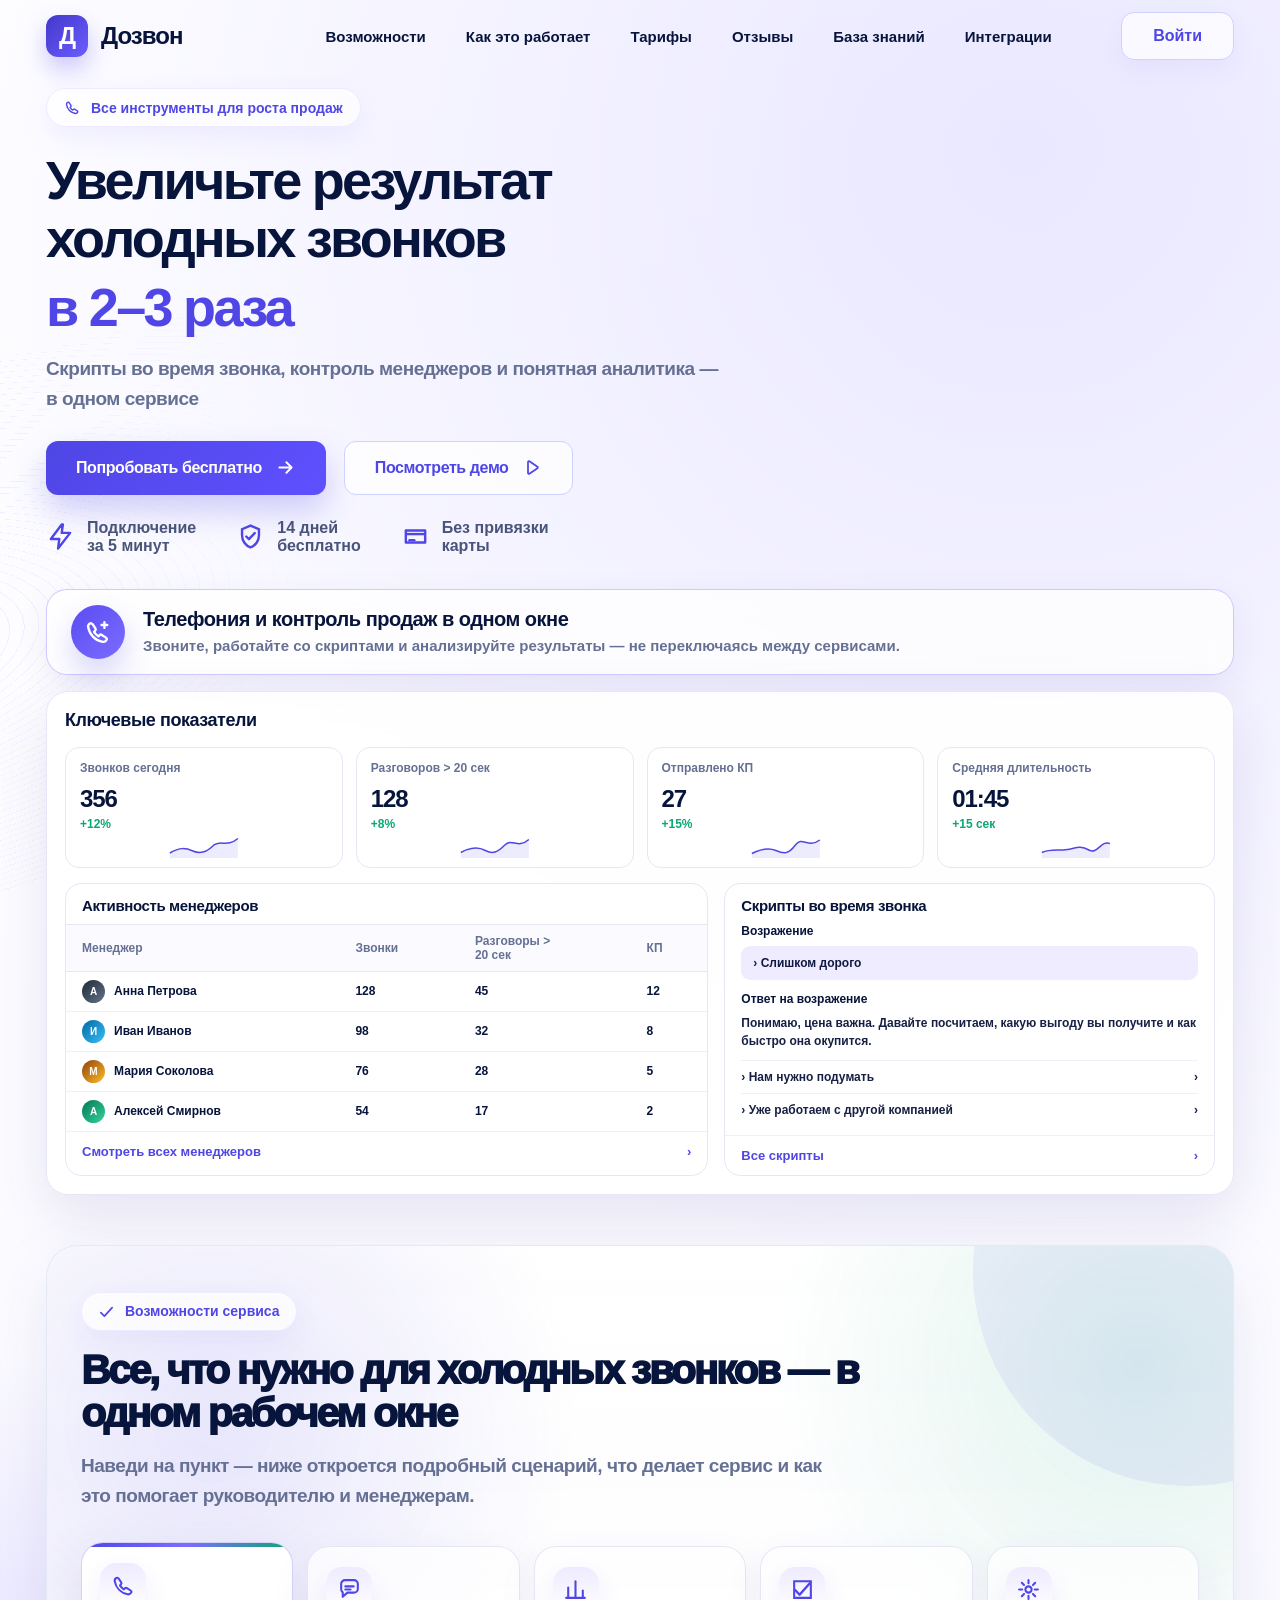
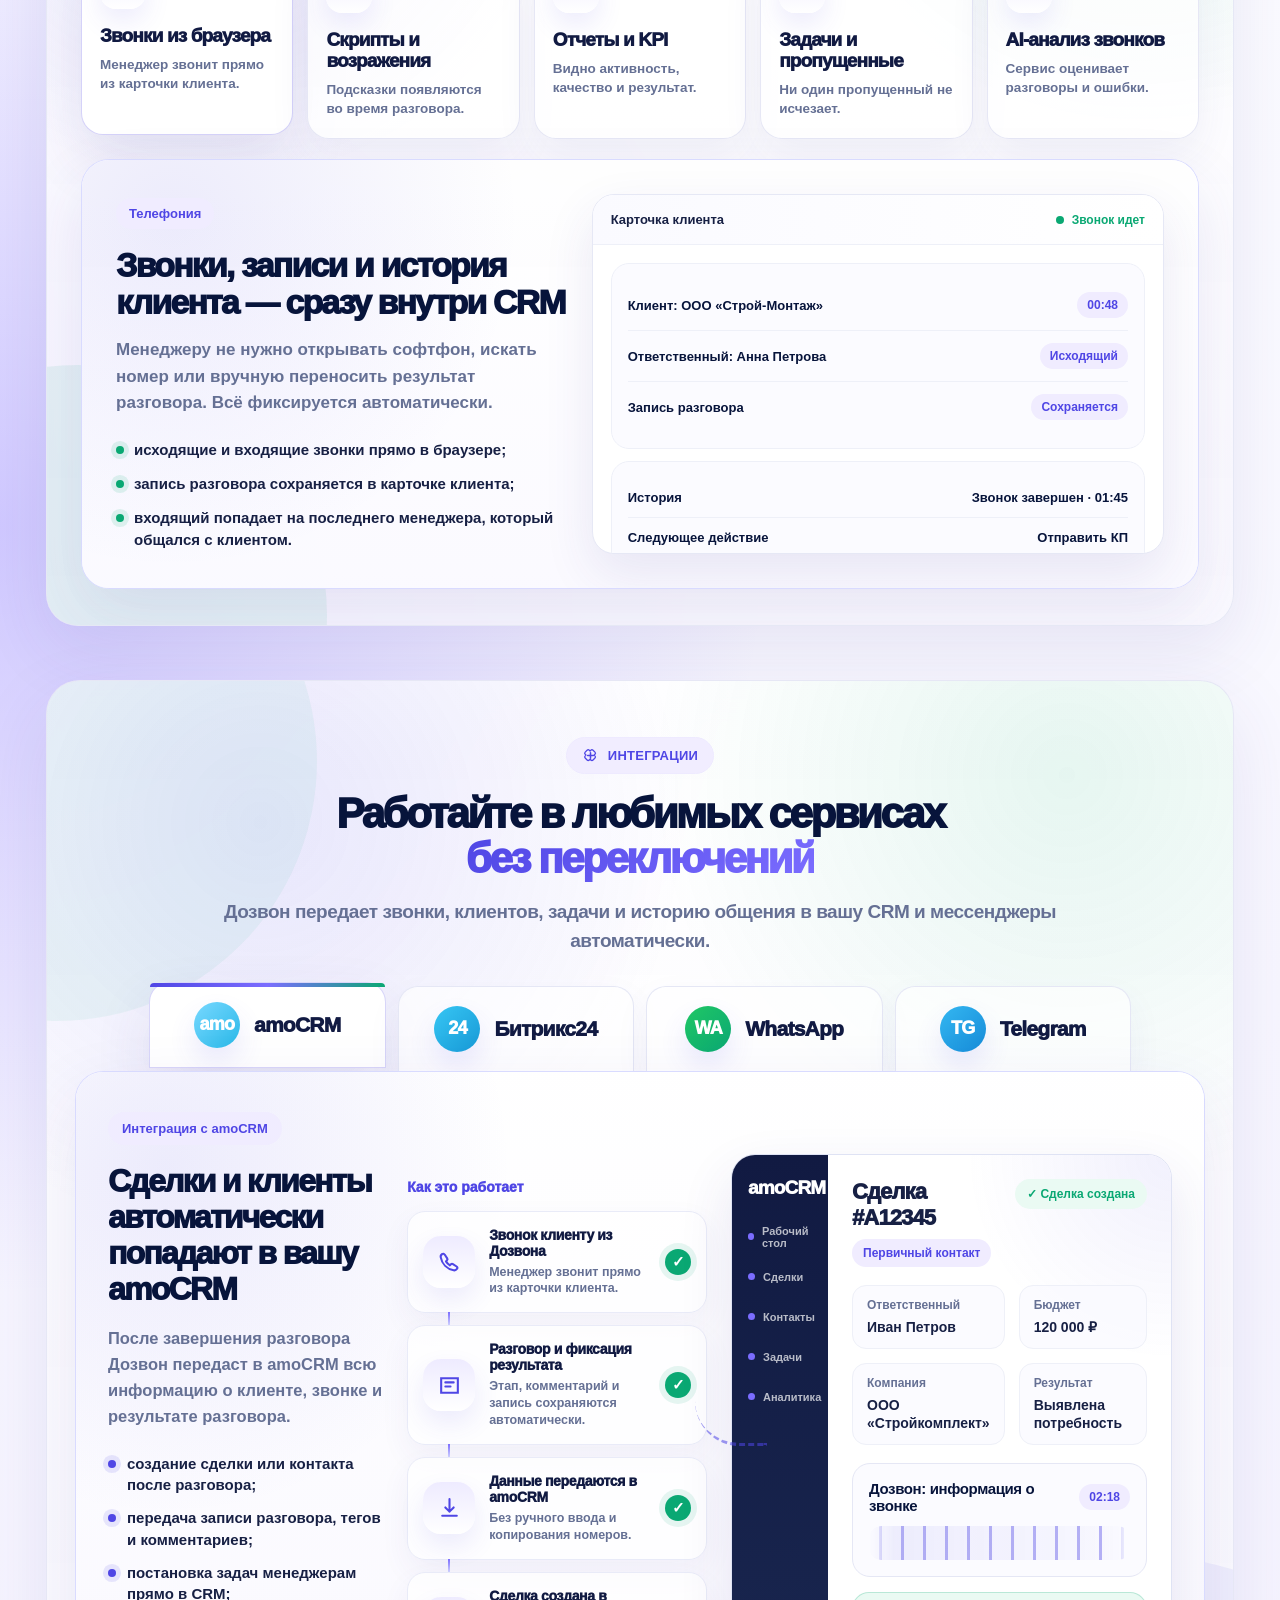
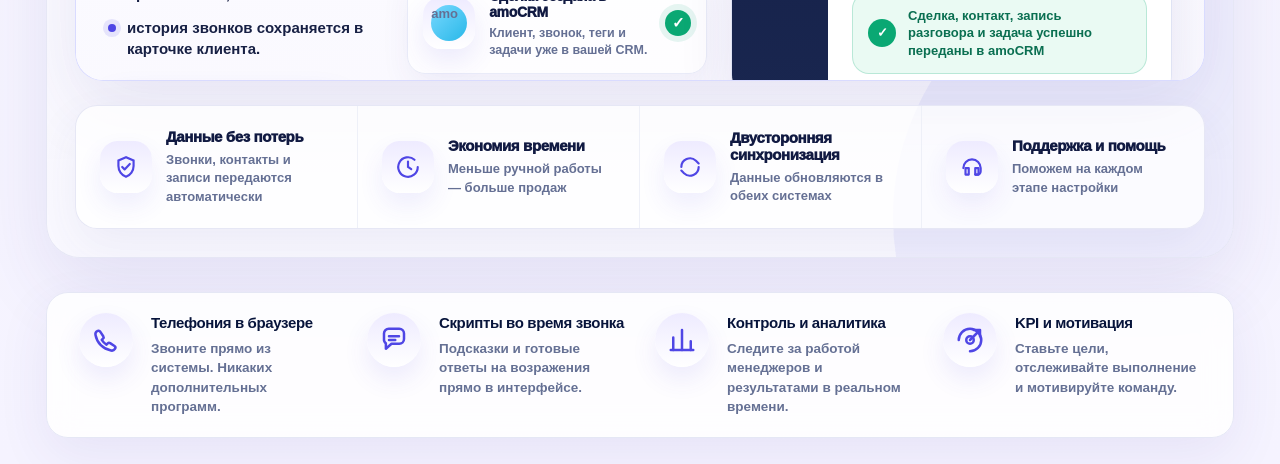
<file: 3 блока.html>
<!DOCTYPE html>
<html lang="ru">
<head>
  <meta charset="UTF-8" />
  <meta name="viewport" content="width=device-width, initial-scale=1.0" />
  <title>Дозвон — телефония и контроль продаж</title>
  <style>
    :root {
      --text: #07143b;
      --muted: #657094;
      --primary: #4f46e5;
      --line: #e5e7f5;
      --green: #0aa873;
      --shadow: 0 22px 58px rgba(62, 52, 148, 0.12);
      --shadow-soft: 0 12px 34px rgba(62, 52, 148, 0.08);
    }

    * { box-sizing: border-box; }

    body {
      margin: 0;
      font-family: "SF Pro Display", "Manrope", "Inter", -apple-system, BlinkMacSystemFont, "Segoe UI", sans-serif;
      color: var(--text);
      background:
        radial-gradient(circle at 0% 58%, rgba(112, 89, 255, 0.30), transparent 31%),
        radial-gradient(circle at 80% 4%, rgba(106, 91, 255, 0.14), transparent 31%),
        linear-gradient(180deg, #fff 0%, #fbfbff 42%, #f5f3ff 100%);
      min-height: 100vh;
      overflow-x: hidden;
    }

    .page {
      position: relative;
      min-height: 100vh;
    }

    .page::before {
      content: "";
      position: absolute;
      left: -250px;
      top: 335px;
      width: 760px;
      height: 520px;
      pointer-events: none;
      opacity: .4;
      background: repeating-radial-gradient(ellipse at left, rgba(118, 99, 255, .42) 0 1px, transparent 1px 15px);
      transform: rotate(-13deg);
      mask-image: linear-gradient(90deg, #000 0%, transparent 76%);
    }

    .container {
      width: min(1600px, calc(100% - 90px));
      margin: 0 auto;
      position: relative;
      z-index: 2;
    }

    header {
      height: 76px;
      display: flex;
      align-items: center;
      justify-content: space-between;
      gap: 28px;
    }

    .brand {
      display: flex;
      align-items: center;
      gap: 13px;
      font-size: 24px;
      font-weight: 850;
      letter-spacing: -0.04em;
      text-decoration: none;
      color: var(--text);
      min-width: 210px;
    }

    .logo {
      width: 42px;
      height: 42px;
      border-radius: 12px;
      display: grid;
      place-items: center;
      color: #fff;
      font-weight: 900;
      font-size: 24px;
      background: linear-gradient(135deg, #4338ca, #6c5dff);
      box-shadow: 0 12px 24px rgba(79, 70, 229, .28);
    }

    nav {
      display: flex;
      align-items: center;
      gap: 40px;
      font-size: 15px;
      font-weight: 700;
    }

    nav a {
      color: var(--text);
      text-decoration: none;
      white-space: nowrap;
      transition: .18s;
    }

    nav a:hover { color: var(--primary); }

    .login {
      color: var(--primary);
      text-decoration: none;
      padding: 14px 31px;
      border: 1px solid #cfd1ff;
      border-radius: 13px;
      font-weight: 800;
      background: rgba(255,255,255,.72);
      box-shadow: 0 10px 26px rgba(79, 70, 229, .06);
      min-width: 110px;
      text-align: center;
    }

    .hero {
      display: grid;
      grid-template-columns: minmax(545px, 0.88fr) minmax(760px, 1.18fr);
      gap: 40px;
      align-items: center;
      padding-top: 18px;
    }

    .hero-left { padding-top: 20px; }

    .eyebrow {
      display: inline-flex;
      align-items: center;
      gap: 10px;
      padding: 10px 17px;
      border-radius: 999px;
      background: rgba(255,255,255,.72);
      border: 1px solid #eeeaff;
      color: var(--primary);
      font-size: 14px;
      font-weight: 800;
      box-shadow: 0 10px 28px rgba(88, 72, 224, .08);
      margin-bottom: 28px;
    }

    .eyebrow svg { width: 17px; height: 17px; flex: 0 0 auto; }

    h1 {
      margin: 0;
      max-width: 720px;
      font-size: clamp(54px, 4.35vw, 72px);
      line-height: 1.08;
      letter-spacing: -0.05em;
      font-weight: 900;
    }

    .nowrap { white-space: nowrap; }

    .accent {
      display: block;
      margin-top: 10px;
      color: var(--primary);
      white-space: nowrap;
    }

    .subtitle {
      max-width: 710px;
      margin: 22px 0 0;
      font-size: 20px;
      line-height: 1.6;
      color: var(--muted);
      letter-spacing: -0.025em;
      font-weight: 550;
    }

    .actions {
      display: flex;
      align-items: center;
      gap: 18px;
      margin-top: 32px;
      flex-wrap: wrap;
    }

    .btn {
      min-height: 58px;
      display: inline-flex;
      align-items: center;
      justify-content: center;
      gap: 13px;
      padding: 0 30px;
      border-radius: 12px;
      text-decoration: none;
      font-size: 17px;
      font-weight: 850;
      transition: .2s ease;
      letter-spacing: -0.025em;
    }

    .btn-primary {
      color: #fff;
      background: linear-gradient(135deg, #4f46e5, #5f50ff);
      box-shadow: 0 16px 32px rgba(79, 70, 229, .25);
    }

    .btn-outline {
      color: var(--primary);
      border: 1px solid #cfd1ff;
      background: rgba(255,255,255,.78);
    }

    .btn svg { width: 21px; height: 21px; }

    .benefits {
      display: flex;
      align-items: center;
      gap: 40px;
      margin-top: 30px;
      color: #49547a;
      font-size: 16px;
      font-weight: 600;
      flex-wrap: wrap;
    }

    .benefit {
      display: flex;
      align-items: center;
      gap: 12px;
    }

    .benefit-icon {
      width: 29px;
      height: 29px;
      color: var(--primary);
    }

    .hero-right {
      display: flex;
      flex-direction: column;
      gap: 16px;
      width: 100%;
      justify-self: end;
    }

    .offer-card {
      min-height: 78px;
      border-radius: 21px;
      border: 1px solid rgba(114, 99, 255, .34);
      background: rgba(255,255,255,.78);
      box-shadow: var(--shadow-soft);
      display: flex;
      align-items: center;
      gap: 18px;
      padding: 15px 24px;
      backdrop-filter: blur(14px);
    }

    .offer-icon {
      width: 54px;
      height: 54px;
      flex: 0 0 auto;
      border-radius: 999px;
      display: grid;
      place-items: center;
      background: linear-gradient(135deg, #5a4cf1, #7b6dff);
      color: #fff;
      box-shadow: 0 14px 30px rgba(79,70,229,.23);
    }

    .offer-icon svg { width: 28px; height: 28px; }

    .offer-title {
      margin: 0;
      font-size: 20px;
      font-weight: 900;
      letter-spacing: -0.025em;
    }

    .offer-text {
      margin: 5px 0 0;
      color: var(--muted);
      font-size: 15px;
      line-height: 1.35;
      font-weight: 550;
    }

    .dashboard {
      padding: 20px;
      border-radius: 22px;
      background: rgba(255, 255, 255, .88);
      border: 1px solid var(--line);
      box-shadow: var(--shadow);
      backdrop-filter: blur(16px);
    }

    .dashboard-title {
      margin: 0 0 16px;
      font-size: 18px;
      font-weight: 900;
      letter-spacing: -0.025em;
    }

    .metrics {
      display: grid;
      grid-template-columns: repeat(4, 1fr);
      gap: 13px;
      margin-bottom: 15px;
    }

    .metric {
      border: 1px solid var(--line);
      border-radius: 14px;
      padding: 15px 16px 10px;
      background: rgba(255,255,255,.72);
      min-height: 112px;
    }

    .metric-label {
      color: var(--muted);
      font-size: 12px;
      margin-bottom: 10px;
      font-weight: 600;
    }

    .metric-value {
      font-size: 25px;
      font-weight: 900;
      letter-spacing: -.045em;
      margin-bottom: 4px;
    }

    .metric-change {
      color: var(--green);
      font-size: 12px;
      font-weight: 800;
      margin-bottom: 5px;
    }

    .spark svg {
      width: 100%;
      height: 24px;
      display: block;
    }

    .dashboard-grid {
      display: grid;
      grid-template-columns: 1.18fr .9fr;
      gap: 16px;
    }

    .panel {
      border: 1px solid var(--line);
      border-radius: 16px;
      background: rgba(255,255,255,.8);
      overflow: hidden;
    }

    .panel-head {
      padding: 14px 16px 12px;
      font-size: 15px;
      font-weight: 900;
      letter-spacing: -0.025em;
    }

    table {
      width: 100%;
      border-collapse: collapse;
      font-size: 12px;
    }

    th {
      color: var(--muted);
      font-weight: 650;
      text-align: left;
      padding: 10px 16px;
      background: #fafaff;
      border-top: 1px solid var(--line);
      border-bottom: 1px solid var(--line);
    }

    td {
      padding: 9px 16px;
      border-bottom: 1px solid #eef0f8;
      font-weight: 700;
    }

    tr:last-child td { border-bottom: none; }

    .person {
      display: flex;
      align-items: center;
      gap: 9px;
      white-space: nowrap;
    }

    .avatar {
      width: 23px;
      height: 23px;
      border-radius: 999px;
      display: inline-grid;
      place-items: center;
      color: #fff;
      font-size: 10px;
      font-weight: 900;
      background: linear-gradient(135deg, #1f2937, #64748b);
    }

    .avatar.blue { background: linear-gradient(135deg, #0369a1, #38bdf8); }
    .avatar.gold { background: linear-gradient(135deg, #92400e, #fbbf24); }
    .avatar.green { background: linear-gradient(135deg, #047857, #34d399); }

    .panel-link {
      display: flex;
      align-items: center;
      justify-content: space-between;
      color: var(--primary);
      text-decoration: none;
      padding: 13px 16px;
      font-size: 13px;
      font-weight: 850;
      border-top: 1px solid #eef0f8;
    }

    .scripts { padding: 0 16px 9px; }

    .script-label {
      color: var(--text);
      font-weight: 800;
      font-size: 12px;
      margin-bottom: 8px;
    }

    .script-active {
      border-radius: 9px;
      padding: 10px 12px;
      background: #f0ecff;
      font-size: 12px;
      font-weight: 850;
      margin-bottom: 12px;
      color: #111a42;
    }

    .script-answer-title {
      font-weight: 800;
      font-size: 12px;
      margin-bottom: 8px;
    }

    .script-answer {
      color: #172044;
      font-size: 12px;
      line-height: 1.5;
      font-weight: 560;
      margin-bottom: 10px;
    }

    .script-row {
      border-top: 1px solid #eef0f8;
      padding: 9px 0;
      color: #172044;
      display: flex;
      justify-content: space-between;
      gap: 14px;
      font-size: 12px;
      font-weight: 700;
    }

    .features {
      margin: 28px 0 26px;
      padding: 24px 36px;
      display: grid;
      grid-template-columns: repeat(4, 1fr);
      gap: 30px;
      background: rgba(255,255,255,.84);
      border: 1px solid var(--line);
      border-radius: 22px;
      box-shadow: 0 18px 52px rgba(62,52,148,.08);
      backdrop-filter: blur(14px);
    }

    .feature {
      display: grid;
      grid-template-columns: 56px 1fr;
      gap: 16px;
      align-items: start;
    }

    .feature-icon {
      width: 54px;
      height: 54px;
      border-radius: 999px;
      background: linear-gradient(180deg, #eeebff, #ffffff);
      color: var(--primary);
      display: grid;
      place-items: center;
      box-shadow: 0 12px 26px rgba(79,70,229,.10);
    }

    .feature-icon svg { width: 30px; height: 30px; }

    .feature h3 {
      margin: 1px 0 8px;
      font-size: 15px;
      letter-spacing: -0.025em;
    }

    .feature p {
      margin: 0;
      color: var(--muted);
      font-size: 13.5px;
      line-height: 1.45;
      font-weight: 550;
    }



    .outcomes-section {
      position: relative;
      margin: 66px 0 34px;
      padding: 58px 44px 46px;
      border: 1px solid rgba(229, 231, 245, .95);
      border-radius: 32px;
      background:
        radial-gradient(circle at 14% 18%, rgba(79, 70, 229, .13), transparent 28%),
        radial-gradient(circle at 92% 12%, rgba(10, 168, 115, .12), transparent 26%),
        linear-gradient(180deg, rgba(255,255,255,.88), rgba(250,249,255,.84));
      box-shadow: 0 24px 68px rgba(62, 52, 148, .10);
      overflow: hidden;
      backdrop-filter: blur(16px);
    }

    .outcomes-section::before {
      content: "";
      position: absolute;
      right: -170px;
      top: -190px;
      width: 430px;
      height: 430px;
      border-radius: 999px;
      background: rgba(79,70,229,.08);
      pointer-events: none;
    }

    .outcomes-section::after {
      content: "";
      position: absolute;
      left: -220px;
      bottom: -240px;
      width: 500px;
      height: 500px;
      border-radius: 999px;
      background: rgba(10,168,115,.08);
      pointer-events: none;
    }

    .section-head {
      position: relative;
      z-index: 2;
      max-width: 900px;
      margin-bottom: 34px;
    }

    .section-kicker {
      display: inline-flex;
      align-items: center;
      gap: 10px;
      padding: 10px 16px;
      border-radius: 999px;
      color: var(--primary);
      background: rgba(255,255,255,.76);
      border: 1px solid #eeeaff;
      box-shadow: 0 10px 28px rgba(88,72,224,.08);
      font-size: 14px;
      font-weight: 850;
      margin-bottom: 18px;
    }

    .section-kicker svg {
      width: 17px;
      height: 17px;
    }

    .section-title {
      margin: 0;
      font-size: clamp(38px, 3.2vw, 54px);
      line-height: 1.05;
      letter-spacing: -.06em;
      font-weight: 920;
    }

    .section-subtitle {
      max-width: 760px;
      margin: 16px 0 0;
      color: var(--muted);
      font-size: 19px;
      line-height: 1.6;
      letter-spacing: -.025em;
      font-weight: 560;
    }


    .capabilities-shell {
      position: relative;
      z-index: 2;
    }

    .capability-tabs {
      display: grid;
      grid-template-columns: repeat(5, 1fr);
      gap: 14px;
      margin-bottom: 20px;
    }

    .capability-tab {
      position: relative;
      min-height: 156px;
      padding: 20px 18px;
      border-radius: 22px;
      border: 1px solid rgba(229,231,245,.96);
      background: rgba(255,255,255,.72);
      box-shadow: 0 16px 42px rgba(62,52,148,.07);
      overflow: hidden;
      cursor: default;
      transition: transform .22s ease, box-shadow .22s ease, border-color .22s ease, background .22s ease;
    }

    .capability-tab::before {
      content: "";
      position: absolute;
      inset: 0 0 auto;
      height: 4px;
      background: linear-gradient(90deg, #4f46e5, #7b6dff, #0aa873);
      opacity: 0;
      transition: opacity .22s ease;
    }

    .capability-tab:hover,
    .capability-tab.is-active {
      transform: translateY(-4px);
      background: #fff;
      border-color: rgba(79,70,229,.24);
      box-shadow: 0 24px 58px rgba(62,52,148,.13);
    }

    .capability-tab:hover::before,
    .capability-tab.is-active::before { opacity: 1; }

    .capability-tab-icon {
      width: 46px;
      height: 46px;
      border-radius: 16px;
      display: grid;
      place-items: center;
      color: var(--primary);
      background: linear-gradient(180deg, #eeebff, #ffffff);
      box-shadow: 0 12px 26px rgba(79,70,229,.10);
      margin-bottom: 16px;
    }

    .capability-tab-icon svg { width: 25px; height: 25px; }

    .capability-tab h3 {
      margin: 0 0 9px;
      color: #111a42;
      font-size: 19px;
      line-height: 1.12;
      letter-spacing: -.045em;
      font-weight: 920;
    }

    .capability-tab p {
      margin: 0;
      color: var(--muted);
      font-size: 13.5px;
      line-height: 1.42;
      font-weight: 560;
    }

    .capability-details {
      position: relative;
      min-height: 430px;
      border-radius: 28px;
      border: 1px solid rgba(207,209,255,.78);
      background: rgba(255,255,255,.82);
      box-shadow: 0 24px 64px rgba(62,52,148,.10);
      overflow: hidden;
    }

    .capability-panel {
      position: absolute;
      inset: 0;
      display: grid;
      grid-template-columns: .88fr 1.12fr;
      gap: 26px;
      padding: 34px;
      opacity: 0;
      transform: translateY(10px);
      pointer-events: none;
      transition: opacity .2s ease, transform .2s ease;
      background:
        radial-gradient(circle at 8% 14%, rgba(79,70,229,.10), transparent 32%),
        linear-gradient(180deg, rgba(255,255,255,.92), rgba(250,249,255,.9));
    }

    .capability-panel.is-default { opacity: 1; transform: none; pointer-events: auto; }

    .capabilities-shell:has(.capability-tab:hover) .capability-panel { opacity: 0; transform: translateY(10px); pointer-events: none; }
    .capabilities-shell:has(.tab-calls:hover) .panel-calls,
    .capabilities-shell:has(.tab-scripts:hover) .panel-scripts,
    .capabilities-shell:has(.tab-analytics:hover) .panel-analytics,
    .capabilities-shell:has(.tab-tasks:hover) .panel-tasks,
    .capabilities-shell:has(.tab-ai:hover) .panel-ai {
      opacity: 1;
      transform: none;
      pointer-events: auto;
    }

    .capability-copy {
      display: flex;
      flex-direction: column;
      justify-content: center;
      min-width: 0;
    }

    .capability-label {
      width: fit-content;
      padding: 8px 13px;
      border-radius: 999px;
      color: var(--primary);
      background: #f0ecff;
      font-size: 13px;
      font-weight: 850;
      margin-bottom: 18px;
    }

    .capability-copy h3 {
      margin: 0;
      max-width: 520px;
      font-size: 34px;
      line-height: 1.08;
      letter-spacing: -.055em;
      font-weight: 930;
    }

    .capability-copy p {
      margin: 16px 0 0;
      max-width: 560px;
      color: var(--muted);
      font-size: 17px;
      line-height: 1.58;
      font-weight: 560;
    }

    .capability-list {
      margin: 22px 0 0;
      padding: 0;
      list-style: none;
      display: grid;
      gap: 12px;
    }

    .capability-list li {
      display: flex;
      gap: 10px;
      align-items: flex-start;
      color: #172044;
      font-size: 15px;
      line-height: 1.45;
      font-weight: 700;
    }

    .capability-list li::before {
      content: "";
      width: 8px;
      height: 8px;
      border-radius: 999px;
      background: var(--green);
      margin-top: 7px;
      flex: 0 0 auto;
      box-shadow: 0 0 0 5px rgba(10,168,115,.12);
    }

    .capability-preview {
      min-width: 0;
      border-radius: 22px;
      border: 1px solid #e6e8f5;
      background: #fff;
      box-shadow: 0 20px 50px rgba(62,52,148,.10);
      overflow: hidden;
      align-self: stretch;
    }

    .preview-top {
      height: 50px;
      display: flex;
      align-items: center;
      justify-content: space-between;
      padding: 0 18px;
      border-bottom: 1px solid #eef0f8;
      background: linear-gradient(90deg, #fafaff, #fff);
      color: #172044;
      font-size: 13px;
      font-weight: 900;
    }

    .preview-status {
      display: inline-flex;
      align-items: center;
      gap: 8px;
      color: var(--green);
      font-size: 12px;
      font-weight: 850;
    }

    .preview-status::before {
      content: "";
      width: 8px;
      height: 8px;
      border-radius: 999px;
      background: var(--green);
    }

    .preview-body { padding: 18px; }

    .call-card,
    .script-preview-card,
    .task-preview-card {
      padding: 16px;
      border-radius: 18px;
      border: 1px solid #eef0f8;
      background: #fbfbff;
      margin-bottom: 12px;
    }

    .call-row {
      display: flex;
      align-items: center;
      justify-content: space-between;
      gap: 14px;
      padding: 12px 0;
      border-bottom: 1px solid #eef0f8;
      font-size: 13px;
      font-weight: 760;
    }

    .call-row:last-child { border-bottom: 0; }

    .pill {
      display: inline-flex;
      align-items: center;
      padding: 6px 10px;
      border-radius: 999px;
      background: #f0ecff;
      color: var(--primary);
      font-size: 12px;
      font-weight: 900;
      white-space: nowrap;
    }

    .bars {
      display: grid;
      gap: 12px;
    }

    .bar-item {
      display: grid;
      grid-template-columns: 120px 1fr 44px;
      gap: 12px;
      align-items: center;
      font-size: 13px;
      font-weight: 800;
    }

    .bar-track {
      height: 10px;
      border-radius: 999px;
      background: #eef0f8;
      overflow: hidden;
    }

    .bar-fill {
      height: 100%;
      border-radius: inherit;
      background: linear-gradient(90deg, #4f46e5, #0aa873);
    }

    .script-title {
      margin: 0 0 10px;
      color: #111a42;
      font-size: 15px;
      font-weight: 920;
    }

    .script-text {
      margin: 0;
      color: var(--muted);
      font-size: 14px;
      line-height: 1.55;
      font-weight: 560;
    }

    .task-preview-card {
      display: flex;
      align-items: center;
      justify-content: space-between;
      gap: 16px;
    }

    .task-preview-card strong {
      display: block;
      margin-bottom: 5px;
      font-size: 14px;
    }

    .task-preview-card span {
      color: var(--muted);
      font-size: 13px;
      font-weight: 650;
    }

    .ai-score {
      display: grid;
      grid-template-columns: repeat(3, 1fr);
      gap: 12px;
    }

    .score-card {
      padding: 16px;
      border-radius: 18px;
      border: 1px solid #eef0f8;
      background: #fbfbff;
    }

    .score-card span {
      color: var(--muted);
      font-size: 12px;
      font-weight: 700;
    }

    .score-card strong {
      display: block;
      margin-top: 8px;
      color: #111a42;
      font-size: 25px;
      letter-spacing: -.04em;
      font-weight: 930;
    }

    .integrations-section {
      position: relative;
      margin: 54px 0 34px;
      padding: 56px 28px 28px;
      border: 1px solid rgba(229, 231, 245, .96);
      border-radius: 34px;
      background:
        radial-gradient(circle at 18% 12%, rgba(79, 70, 229, .12), transparent 30%),
        radial-gradient(circle at 86% 8%, rgba(10, 168, 115, .10), transparent 28%),
        linear-gradient(180deg, rgba(255,255,255,.90), rgba(250,249,255,.88));
      box-shadow: 0 28px 78px rgba(62, 52, 148, .10);
      overflow: hidden;
      backdrop-filter: blur(16px);
    }

    .integrations-section::before {
      content: "";
      position: absolute;
      inset: auto -180px -220px auto;
      width: 520px;
      height: 520px;
      border-radius: 999px;
      background: rgba(79,70,229,.07);
      pointer-events: none;
    }

    .integrations-section::after {
      content: "";
      position: absolute;
      left: -250px;
      top: -180px;
      width: 520px;
      height: 520px;
      border-radius: 999px;
      background: rgba(10,168,115,.06);
      pointer-events: none;
    }

    .integrations-head {
      position: relative;
      z-index: 2;
      text-align: center;
      max-width: 980px;
      margin: 0 auto 30px;
    }

    .integrations-kicker {
      display: inline-flex;
      align-items: center;
      gap: 9px;
      padding: 9px 15px;
      border-radius: 999px;
      color: var(--primary);
      background: rgba(240, 236, 255, .92);
      border: 1px solid #eeeaff;
      font-size: 13px;
      font-weight: 900;
      margin-bottom: 18px;
      text-transform: uppercase;
      letter-spacing: .02em;
    }

    .integrations-kicker svg { width: 17px; height: 17px; }

    .integrations-title {
      margin: 0;
      font-size: clamp(38px, 3.3vw, 56px);
      line-height: 1.05;
      letter-spacing: -.06em;
      font-weight: 940;
    }

    .gradient-word {
      color: #5f50ff;
      background: linear-gradient(135deg, #4f46e5, #7b6dff);
      -webkit-background-clip: text;
      background-clip: text;
      -webkit-text-fill-color: transparent;
    }

    .integrations-subtitle {
      margin: 16px auto 0;
      max-width: 850px;
      color: var(--muted);
      font-size: 19px;
      line-height: 1.55;
      font-weight: 560;
      letter-spacing: -.025em;
    }

    .integrations-shell {
      position: relative;
      z-index: 2;
      max-width: 1460px;
      margin: 0 auto;
    }

    .integration-tabs {
      display: grid;
      grid-template-columns: repeat(4, 1fr);
      gap: 12px;
      padding: 0 74px;
      margin-bottom: -1px;
    }

    .integration-tab {
      position: relative;
      min-height: 86px;
      display: flex;
      align-items: center;
      justify-content: center;
      gap: 14px;
      padding: 18px 20px;
      border: 1px solid rgba(229,231,245,.98);
      border-bottom-color: rgba(229,231,245,.7);
      border-radius: 20px 20px 0 0;
      background: rgba(255,255,255,.62);
      color: #111a42;
      cursor: pointer;
      font-size: 21px;
      font-weight: 920;
      letter-spacing: -.035em;
      box-shadow: 0 14px 36px rgba(62,52,148,.05);
      transition: .2s ease;
    }

    .integration-tab::before {
      content: "";
      position: absolute;
      left: 0;
      right: 0;
      top: 0;
      height: 4px;
      border-radius: 20px 20px 0 0;
      background: linear-gradient(90deg, #4f46e5, #7b6dff, #0aa873);
      opacity: 0;
      transition: .2s ease;
    }

    .integration-tab:hover,
    .integration-tab.is-active {
      transform: translateY(-4px);
      background: #fff;
      border-color: rgba(79,70,229,.22);
      box-shadow: 0 24px 58px rgba(62,52,148,.11);
    }

    .integration-tab:hover::before,
    .integration-tab.is-active::before { opacity: 1; }

    .integration-logo {
      width: 46px;
      height: 46px;
      border-radius: 999px;
      display: grid;
      place-items: center;
      flex: 0 0 auto;
      color: #fff;
      font-size: 18px;
      font-weight: 950;
      box-shadow: 0 14px 28px rgba(79,70,229,.12);
    }

    .logo-amo { background: linear-gradient(135deg, #78d8ff, #29b8e8); }
    .logo-bitrix { background: linear-gradient(135deg, #37c6f4, #1799d6); }
    .logo-wa { background: linear-gradient(135deg, #20c765, #0aa873); }
    .logo-tg { background: linear-gradient(135deg, #34b7f1, #168bd8); }

    .integration-stage {
      position: relative;
      min-height: 610px;
      border: 1px solid rgba(207,209,255,.78);
      border-radius: 28px;
      background: rgba(255,255,255,.86);
      box-shadow: 0 28px 72px rgba(62,52,148,.10);
      overflow: hidden;
    }

    .integration-panel {
      position: absolute;
      inset: 0;
      display: grid;
      grid-template-columns: .78fr .85fr 1.25fr;
      gap: 24px;
      padding: 32px;
      opacity: 0;
      transform: translateY(12px);
      pointer-events: none;
      transition: opacity .22s ease, transform .22s ease;
      background:
        radial-gradient(circle at 8% 16%, rgba(79,70,229,.10), transparent 30%),
        linear-gradient(180deg, rgba(255,255,255,.94), rgba(250,249,255,.92));
    }

    .integration-panel.is-active {
      opacity: 1;
      transform: none;
      pointer-events: auto;
    }

    .integration-copy,
    .integration-flow,
    .integration-product {
      min-width: 0;
      align-self: stretch;
    }

    .integration-copy {
      display: flex;
      flex-direction: column;
      justify-content: center;
      padding: 8px 0;
    }

    .integration-badge {
      width: fit-content;
      padding: 9px 14px;
      border-radius: 999px;
      color: var(--primary);
      background: #f0ecff;
      font-size: 13px;
      font-weight: 900;
      margin-bottom: 18px;
    }

    .integration-copy h3 {
      margin: 0;
      font-size: 32px;
      line-height: 1.13;
      letter-spacing: -.055em;
      font-weight: 940;
    }

    .integration-copy p {
      margin: 17px 0 0;
      color: var(--muted);
      font-size: 16.5px;
      line-height: 1.58;
      font-weight: 560;
    }

    .integration-list {
      margin: 24px 0 0;
      padding: 0;
      list-style: none;
      display: grid;
      gap: 12px;
    }

    .integration-list li {
      display: flex;
      align-items: flex-start;
      gap: 11px;
      color: #172044;
      font-size: 15px;
      line-height: 1.42;
      font-weight: 760;
    }

    .integration-list li::before {
      content: "";
      width: 8px;
      height: 8px;
      border-radius: 999px;
      flex: 0 0 auto;
      margin-top: 7px;
      background: var(--primary);
      box-shadow: 0 0 0 5px rgba(79,70,229,.12);
    }

    .integration-cta {
      margin-top: 28px;
      align-self: flex-start;
      min-height: 54px;
      padding: 0 24px;
      border-radius: 13px;
      display: inline-flex;
      align-items: center;
      justify-content: center;
      gap: 10px;
      color: #fff;
      background: linear-gradient(135deg, #4f46e5, #6f61ff);
      text-decoration: none;
      font-size: 15px;
      font-weight: 900;
      box-shadow: 0 18px 34px rgba(79,70,229,.22);
    }

    .integration-flow {
      display: grid;
      align-content: center;
      gap: 12px;
    }

    .flow-title {
      margin: 0 0 4px;
      color: var(--primary);
      font-size: 14px;
      font-weight: 920;
    }

    .flow-step {
      position: relative;
      display: grid;
      grid-template-columns: 52px 1fr 26px;
      gap: 14px;
      align-items: center;
      padding: 15px;
      border: 1px solid #e9ebf8;
      border-radius: 18px;
      background: rgba(255,255,255,.76);
      box-shadow: 0 12px 30px rgba(62,52,148,.06);
    }

    .flow-step:not(:last-child)::after {
      content: "";
      position: absolute;
      left: 40px;
      bottom: -13px;
      width: 2px;
      height: 13px;
      background: linear-gradient(180deg, #7b6dff, #cfd1ff);
    }

    .flow-icon {
      width: 52px;
      height: 52px;
      border-radius: 18px;
      display: grid;
      place-items: center;
      color: var(--primary);
      background: linear-gradient(180deg, #eeebff, #ffffff);
      box-shadow: 0 12px 26px rgba(79,70,229,.10);
    }

    .flow-icon svg { width: 25px; height: 25px; }

    .flow-step strong {
      display: block;
      margin-bottom: 5px;
      color: #111a42;
      font-size: 14px;
      font-weight: 930;
      letter-spacing: -.025em;
    }

    .flow-step span {
      display: block;
      color: var(--muted);
      font-size: 12.5px;
      line-height: 1.35;
      font-weight: 600;
    }

    .flow-ok {
      width: 26px;
      height: 26px;
      border-radius: 999px;
      display: grid;
      place-items: center;
      color: #fff;
      background: var(--green);
      font-size: 15px;
      font-weight: 900;
      box-shadow: 0 0 0 6px rgba(10,168,115,.10);
    }

    .integration-product {
      display: grid;
      align-content: center;
      position: relative;
    }

    .integration-product::before {
      content: "";
      position: absolute;
      left: -36px;
      top: 50%;
      width: 72px;
      height: 50px;
      border-bottom: 3px dashed rgba(79,70,229,.55);
      border-radius: 0 0 0 45px;
      transform: translateY(-64%);
      pointer-events: none;
    }

    .product-window {
      display: grid;
      grid-template-columns: 96px 1fr;
      min-height: 430px;
      border: 1px solid #dfe3f4;
      border-radius: 24px;
      background: #fff;
      overflow: hidden;
      box-shadow: 0 22px 54px rgba(62,52,148,.11);
    }

    .product-sidebar {
      padding: 22px 16px;
      background: linear-gradient(180deg, #111a42, #19264f);
      color: rgba(255,255,255,.7);
      display: grid;
      align-content: start;
      gap: 16px;
      font-size: 11px;
      font-weight: 750;
    }

    .product-brand {
      margin-bottom: 10px;
      color: #fff;
      font-size: 19px;
      font-weight: 940;
      letter-spacing: -.045em;
    }

    .product-nav-item {
      display: flex;
      align-items: center;
      gap: 8px;
      min-height: 24px;
    }

    .product-dot {
      width: 7px;
      height: 7px;
      border-radius: 999px;
      background: #7b6dff;
    }

    .product-content {
      padding: 24px;
      background:
        radial-gradient(circle at 100% 0%, rgba(79,70,229,.08), transparent 32%),
        #fff;
    }

    .deal-top {
      display: flex;
      justify-content: space-between;
      gap: 14px;
      align-items: flex-start;
      margin-bottom: 18px;
    }

    .deal-title {
      margin: 0 0 8px;
      color: #172044;
      font-size: 22px;
      letter-spacing: -.04em;
      font-weight: 940;
    }

    .deal-stage {
      display: inline-flex;
      padding: 7px 11px;
      border-radius: 999px;
      background: #f0ecff;
      color: var(--primary);
      font-size: 12px;
      font-weight: 900;
    }

    .deal-created {
      display: inline-flex;
      align-items: center;
      gap: 8px;
      padding: 8px 12px;
      border-radius: 999px;
      background: #eafaf3;
      color: var(--green);
      font-size: 12px;
      font-weight: 900;
      white-space: nowrap;
    }

    .deal-grid {
      display: grid;
      grid-template-columns: repeat(2, 1fr);
      gap: 14px;
      margin-bottom: 18px;
    }

    .deal-field {
      padding: 12px 14px;
      border: 1px solid #eef0f8;
      border-radius: 14px;
      background: rgba(251,251,255,.82);
    }

    .deal-field span {
      display: block;
      color: var(--muted);
      font-size: 12px;
      font-weight: 700;
      margin-bottom: 6px;
    }

    .deal-field strong {
      color: #172044;
      font-size: 14px;
      font-weight: 880;
    }

    .call-summary {
      padding: 16px;
      border: 1px solid #e5e7f5;
      border-radius: 18px;
      background: #fbfbff;
    }

    .call-summary-head {
      display: flex;
      justify-content: space-between;
      align-items: center;
      gap: 12px;
      margin-bottom: 12px;
    }

    .call-summary-head strong {
      font-size: 15px;
      letter-spacing: -.025em;
    }

    .wave-line {
      height: 34px;
      border-radius: 12px;
      background:
        linear-gradient(90deg, rgba(79,70,229,.12), rgba(79,70,229,.02)),
        repeating-linear-gradient(90deg, transparent 0 10px, rgba(79,70,229,.58) 10px 13px, transparent 13px 22px);
      mask-image: linear-gradient(90deg, transparent 0%, #000 10%, #000 90%, transparent 100%);
      opacity: .7;
    }

    .synced-note {
      margin-top: 15px;
      display: flex;
      align-items: center;
      gap: 12px;
      padding: 14px 15px;
      border: 1px solid rgba(10,168,115,.22);
      border-radius: 17px;
      background: #eafaf3;
      color: #0a6f51;
      font-size: 13px;
      line-height: 1.35;
      font-weight: 850;
    }

    .synced-note b {
      width: 28px;
      height: 28px;
      flex: 0 0 auto;
      border-radius: 999px;
      display: grid;
      place-items: center;
      color: #fff;
      background: var(--green);
    }

    .messenger-preview {
      display: grid;
      min-height: 430px;
      grid-template-columns: 1fr .78fr;
      gap: 16px;
    }

    .chat-window,
    .client-mini-card {
      border: 1px solid #dfe3f4;
      border-radius: 24px;
      background: #fff;
      box-shadow: 0 22px 54px rgba(62,52,148,.10);
      overflow: hidden;
    }

    .chat-head {
      height: 62px;
      display: flex;
      align-items: center;
      justify-content: space-between;
      gap: 14px;
      padding: 0 18px;
      border-bottom: 1px solid #eef0f8;
      background: #fbfbff;
      font-size: 14px;
      font-weight: 900;
    }

    .chat-body {
      padding: 20px;
      display: grid;
      gap: 12px;
    }

    .message {
      max-width: 82%;
      padding: 13px 15px;
      border-radius: 17px;
      color: #172044;
      font-size: 13px;
      line-height: 1.45;
      font-weight: 650;
      background: #f5f6ff;
    }

    .message.out {
      justify-self: end;
      color: #fff;
      background: linear-gradient(135deg, #4f46e5, #7b6dff);
    }

    .chat-input {
      margin-top: 6px;
      min-height: 52px;
      border: 1px solid #eef0f8;
      border-radius: 16px;
      display: flex;
      align-items: center;
      justify-content: space-between;
      padding: 0 14px;
      color: var(--muted);
      font-size: 13px;
      font-weight: 650;
      background: #fff;
    }

    .client-mini-card { padding: 22px; }

    .client-mini-avatar {
      width: 54px;
      height: 54px;
      border-radius: 18px;
      display: grid;
      place-items: center;
      color: #fff;
      background: linear-gradient(135deg, #4f46e5, #7b6dff);
      font-size: 19px;
      font-weight: 950;
      margin-bottom: 14px;
    }

    .client-mini-card h4 {
      margin: 0 0 6px;
      font-size: 19px;
      letter-spacing: -.035em;
    }

    .client-mini-card p {
      margin: 0 0 15px;
      color: var(--muted);
      font-size: 13px;
      line-height: 1.45;
      font-weight: 600;
    }

    .channel-row {
      display: flex;
      align-items: center;
      justify-content: space-between;
      gap: 12px;
      padding: 12px 0;
      border-bottom: 1px solid #eef0f8;
      font-size: 13px;
      font-weight: 800;
    }

    .channel-row:last-child { border-bottom: 0; }

    .integrations-bottom {
      position: relative;
      z-index: 2;
      margin-top: 24px;
      display: grid;
      grid-template-columns: repeat(4, 1fr);
      gap: 0;
      border: 1px solid rgba(229,231,245,.96);
      border-radius: 22px;
      background: rgba(255,255,255,.76);
      overflow: hidden;
      box-shadow: 0 18px 48px rgba(62,52,148,.07);
    }

    .integrations-bottom-item {
      display: grid;
      grid-template-columns: 52px 1fr;
      gap: 14px;
      align-items: center;
      padding: 22px 24px;
      border-right: 1px solid #eef0f8;
    }

    .integrations-bottom-item:last-child { border-right: 0; }

    .integrations-bottom-icon {
      width: 52px;
      height: 52px;
      border-radius: 18px;
      display: grid;
      place-items: center;
      color: var(--primary);
      background: linear-gradient(180deg, #eeebff, #ffffff);
      box-shadow: 0 12px 26px rgba(79,70,229,.09);
    }

    .integrations-bottom-icon svg { width: 26px; height: 26px; }

    .integrations-bottom-item strong {
      display: block;
      margin-bottom: 5px;
      color: #111a42;
      font-size: 15px;
      letter-spacing: -.025em;
      font-weight: 920;
    }

    .integrations-bottom-item span {
      color: var(--muted);
      font-size: 13px;
      line-height: 1.35;
      font-weight: 600;
    }



    @media (min-width: 1200px) and (max-height: 900px) {
      .container { width: min(1600px, calc(100% - 92px)); }
      header { height: 72px; }
      .hero { padding-top: 6px; grid-template-columns: minmax(565px, 0.9fr) minmax(790px, 1.18fr); gap: 34px; }
      .hero-left { padding-top: 10px; }
      .eyebrow { margin-bottom: 24px; }
      h1 { font-size: clamp(54px, 4vw, 66px); }
      .subtitle { font-size: 19px; margin-top: 18px; max-width: 680px; }
      .actions { margin-top: 26px; }
      .btn { min-height: 54px; font-size: 16px; }
      .benefits { margin-top: 24px; }
      .offer-card { min-height: 74px; }
      .dashboard { padding: 18px; }
      .metric { min-height: 104px; padding: 13px 14px 9px; }
      .metric-value { font-size: 24px; }
      .spark svg { height: 22px; }
      .panel-head { padding-top: 13px; padding-bottom: 10px; }
      th { padding-top: 9px; padding-bottom: 9px; }
      td { padding-top: 8px; padding-bottom: 8px; }
      .panel-link { padding-top: 12px; padding-bottom: 12px; }
      .features { margin-top: 24px; padding: 20px 32px; }
      .outcomes-section { margin-top: 50px; padding: 46px 34px 36px; }
      .outcome-card { min-height: 326px; padding: 22px 20px 20px; }
      .outcome-problem { font-size: 19px; }
      .outcome-result { font-size: 18px; }
    }

    @media (max-width: 1300px) {
      .hero { grid-template-columns: 1fr; }
      .hero-right { justify-self: stretch; }
      h1 { max-width: 760px; }
    }

    @media (max-width: 1180px) {
      .container { width: min(100% - 38px, 980px); }
      header { height: auto; padding: 24px 0; align-items: flex-start; }
      nav { display: none; }
      .hero { padding-top: 10px; }
      .hero-left { padding-top: 16px; }
      .metrics { grid-template-columns: repeat(2, 1fr); }
      .features { grid-template-columns: repeat(2, 1fr); }
  
    .capabilities-shell {
      position: relative;
      z-index: 2;
    }

    .capability-tabs {
      display: grid;
      grid-template-columns: repeat(5, 1fr);
      gap: 14px;
      margin-bottom: 20px;
    }

    .capability-tab {
      position: relative;
      min-height: 156px;
      padding: 20px 18px;
      border-radius: 22px;
      border: 1px solid rgba(229,231,245,.96);
      background: rgba(255,255,255,.72);
      box-shadow: 0 16px 42px rgba(62,52,148,.07);
      overflow: hidden;
      cursor: default;
      transition: transform .22s ease, box-shadow .22s ease, border-color .22s ease, background .22s ease;
    }

    .capability-tab::before {
      content: "";
      position: absolute;
      inset: 0 0 auto;
      height: 4px;
      background: linear-gradient(90deg, #4f46e5, #7b6dff, #0aa873);
      opacity: 0;
      transition: opacity .22s ease;
    }

    .capability-tab:hover,
    .capability-tab.is-active {
      transform: translateY(-4px);
      background: #fff;
      border-color: rgba(79,70,229,.24);
      box-shadow: 0 24px 58px rgba(62,52,148,.13);
    }

    .capability-tab:hover::before,
    .capability-tab.is-active::before { opacity: 1; }

    .capability-tab-icon {
      width: 46px;
      height: 46px;
      border-radius: 16px;
      display: grid;
      place-items: center;
      color: var(--primary);
      background: linear-gradient(180deg, #eeebff, #ffffff);
      box-shadow: 0 12px 26px rgba(79,70,229,.10);
      margin-bottom: 16px;
    }

    .capability-tab-icon svg { width: 25px; height: 25px; }

    .capability-tab h3 {
      margin: 0 0 9px;
      color: #111a42;
      font-size: 19px;
      line-height: 1.12;
      letter-spacing: -.045em;
      font-weight: 920;
    }

    .capability-tab p {
      margin: 0;
      color: var(--muted);
      font-size: 13.5px;
      line-height: 1.42;
      font-weight: 560;
    }

    .capability-details {
      position: relative;
      min-height: 430px;
      border-radius: 28px;
      border: 1px solid rgba(207,209,255,.78);
      background: rgba(255,255,255,.82);
      box-shadow: 0 24px 64px rgba(62,52,148,.10);
      overflow: hidden;
    }

    .capability-panel {
      position: absolute;
      inset: 0;
      display: grid;
      grid-template-columns: .88fr 1.12fr;
      gap: 26px;
      padding: 34px;
      opacity: 0;
      transform: translateY(10px);
      pointer-events: none;
      transition: opacity .2s ease, transform .2s ease;
      background:
        radial-gradient(circle at 8% 14%, rgba(79,70,229,.10), transparent 32%),
        linear-gradient(180deg, rgba(255,255,255,.92), rgba(250,249,255,.9));
    }

    .capability-panel.is-default { opacity: 1; transform: none; pointer-events: auto; }

    .capabilities-shell:has(.capability-tab:hover) .capability-panel { opacity: 0; transform: translateY(10px); pointer-events: none; }
    .capabilities-shell:has(.tab-calls:hover) .panel-calls,
    .capabilities-shell:has(.tab-scripts:hover) .panel-scripts,
    .capabilities-shell:has(.tab-analytics:hover) .panel-analytics,
    .capabilities-shell:has(.tab-tasks:hover) .panel-tasks,
    .capabilities-shell:has(.tab-ai:hover) .panel-ai {
      opacity: 1;
      transform: none;
      pointer-events: auto;
    }

    .capability-copy {
      display: flex;
      flex-direction: column;
      justify-content: center;
      min-width: 0;
    }

    .capability-label {
      width: fit-content;
      padding: 8px 13px;
      border-radius: 999px;
      color: var(--primary);
      background: #f0ecff;
      font-size: 13px;
      font-weight: 850;
      margin-bottom: 18px;
    }

    .capability-copy h3 {
      margin: 0;
      max-width: 520px;
      font-size: 34px;
      line-height: 1.08;
      letter-spacing: -.055em;
      font-weight: 930;
    }

    .capability-copy p {
      margin: 16px 0 0;
      max-width: 560px;
      color: var(--muted);
      font-size: 17px;
      line-height: 1.58;
      font-weight: 560;
    }

    .capability-list {
      margin: 22px 0 0;
      padding: 0;
      list-style: none;
      display: grid;
      gap: 12px;
    }

    .capability-list li {
      display: flex;
      gap: 10px;
      align-items: flex-start;
      color: #172044;
      font-size: 15px;
      line-height: 1.45;
      font-weight: 700;
    }

    .capability-list li::before {
      content: "";
      width: 8px;
      height: 8px;
      border-radius: 999px;
      background: var(--green);
      margin-top: 7px;
      flex: 0 0 auto;
      box-shadow: 0 0 0 5px rgba(10,168,115,.12);
    }

    .capability-preview {
      min-width: 0;
      border-radius: 22px;
      border: 1px solid #e6e8f5;
      background: #fff;
      box-shadow: 0 20px 50px rgba(62,52,148,.10);
      overflow: hidden;
      align-self: stretch;
    }

    .preview-top {
      height: 50px;
      display: flex;
      align-items: center;
      justify-content: space-between;
      padding: 0 18px;
      border-bottom: 1px solid #eef0f8;
      background: linear-gradient(90deg, #fafaff, #fff);
      color: #172044;
      font-size: 13px;
      font-weight: 900;
    }

    .preview-status {
      display: inline-flex;
      align-items: center;
      gap: 8px;
      color: var(--green);
      font-size: 12px;
      font-weight: 850;
    }

    .preview-status::before {
      content: "";
      width: 8px;
      height: 8px;
      border-radius: 999px;
      background: var(--green);
    }

    .preview-body { padding: 18px; }

    .call-card,
    .script-preview-card,
    .task-preview-card {
      padding: 16px;
      border-radius: 18px;
      border: 1px solid #eef0f8;
      background: #fbfbff;
      margin-bottom: 12px;
    }

    .call-row {
      display: flex;
      align-items: center;
      justify-content: space-between;
      gap: 14px;
      padding: 12px 0;
      border-bottom: 1px solid #eef0f8;
      font-size: 13px;
      font-weight: 760;
    }

    .call-row:last-child { border-bottom: 0; }

    .pill {
      display: inline-flex;
      align-items: center;
      padding: 6px 10px;
      border-radius: 999px;
      background: #f0ecff;
      color: var(--primary);
      font-size: 12px;
      font-weight: 900;
      white-space: nowrap;
    }

    .bars {
      display: grid;
      gap: 12px;
    }

    .bar-item {
      display: grid;
      grid-template-columns: 120px 1fr 44px;
      gap: 12px;
      align-items: center;
      font-size: 13px;
      font-weight: 800;
    }

    .bar-track {
      height: 10px;
      border-radius: 999px;
      background: #eef0f8;
      overflow: hidden;
    }

    .bar-fill {
      height: 100%;
      border-radius: inherit;
      background: linear-gradient(90deg, #4f46e5, #0aa873);
    }

    .script-title {
      margin: 0 0 10px;
      color: #111a42;
      font-size: 15px;
      font-weight: 920;
    }

    .script-text {
      margin: 0;
      color: var(--muted);
      font-size: 14px;
      line-height: 1.55;
      font-weight: 560;
    }

    .task-preview-card {
      display: flex;
      align-items: center;
      justify-content: space-between;
      gap: 16px;
    }

    .task-preview-card strong {
      display: block;
      margin-bottom: 5px;
      font-size: 14px;
    }

    .task-preview-card span {
      color: var(--muted);
      font-size: 13px;
      font-weight: 650;
    }

    .ai-score {
      display: grid;
      grid-template-columns: repeat(3, 1fr);
      gap: 12px;
    }

    .score-card {
      padding: 16px;
      border-radius: 18px;
      border: 1px solid #eef0f8;
      background: #fbfbff;
    }

    .score-card span {
      color: var(--muted);
      font-size: 12px;
      font-weight: 700;
    }

    .score-card strong {
      display: block;
      margin-top: 8px;
      color: #111a42;
      font-size: 25px;
      letter-spacing: -.04em;
      font-weight: 930;
    }


    @media (max-width: 720px) {
      .container { width: min(100% - 28px, 560px); }
      h1 { font-size: 42px; }
      .nowrap, .accent { white-space: normal; }
      .subtitle { font-size: 18px; }
      .actions { align-items: stretch; }
      .btn { width: 100%; }
      .benefits { gap: 18px; flex-direction: column; align-items: flex-start; }
      .dashboard-grid { grid-template-columns: 1fr; }
      .metrics { grid-template-columns: 1fr; }
      .features { grid-template-columns: 1fr; padding: 24px; }
      .login { padding: 13px 20px; }
      .brand { font-size: 22px; min-width: auto; }
      .offer-card { align-items: flex-start; }
      .outcomes-section { padding: 34px 20px 24px; border-radius: 24px; margin-top: 40px; }
      .section-title { font-size: 34px; }
      .section-subtitle { font-size: 17px; }
      .outcomes-grid { grid-template-columns: 1fr; }
      .outcome-card { min-height: auto; }
      .outcome-problem { min-height: auto; }
      .outcomes-bottom { padding: 16px; }
    }


    @media (max-width: 1180px) {
      .capability-tabs { grid-template-columns: repeat(2, 1fr); }
      .capability-details { min-height: 640px; }
      .capability-panel { grid-template-columns: 1fr; }
    }

    @media (max-width: 720px) {
      .capability-tabs { grid-template-columns: 1fr; }
      .capability-details { min-height: 760px; }
      .capability-panel { padding: 20px; }
      .capability-copy h3 { font-size: 28px; }
      .ai-score { grid-template-columns: 1fr; }
      .bar-item { grid-template-columns: 82px 1fr 38px; }
    }

    @media (max-width: 1180px) {
      .integration-tabs { grid-template-columns: repeat(2, 1fr); padding: 0; }
      .integration-stage { min-height: 1180px; }
      .integration-panel { grid-template-columns: 1fr; }
      .integration-product::before { display: none; }
      .integrations-bottom { grid-template-columns: repeat(2, 1fr); }
      .integrations-bottom-item:nth-child(2) { border-right: 0; }
      .integrations-bottom-item:nth-child(-n+2) { border-bottom: 1px solid #eef0f8; }
    }

    @media (max-width: 720px) {
      .integrations-section { padding: 34px 16px 18px; border-radius: 24px; }
      .integrations-title { font-size: 34px; }
      .integrations-subtitle { font-size: 17px; }
      .integration-tabs { grid-template-columns: 1fr; }
      .integration-tab { border-radius: 18px; min-height: 72px; justify-content: flex-start; }
      .integration-stage { min-height: 1430px; border-radius: 22px; }
      .integration-panel { padding: 20px; gap: 18px; }
      .integration-copy h3 { font-size: 27px; }
      .product-window { grid-template-columns: 1fr; }
      .product-sidebar { display: none; }
      .deal-grid, .messenger-preview, .integrations-bottom { grid-template-columns: 1fr; }
      .integrations-bottom-item { border-right: 0; border-bottom: 1px solid #eef0f8; }
      .integrations-bottom-item:last-child { border-bottom: 0; }
    }

  </style>
</head>
<body>
  <div class="page">
    <main class="container">
      <header>
        <a class="brand" href="#">
          <span class="logo">Д</span>
          <span>Дозвон</span>
        </a>

        <nav>
          <a href="#features">Возможности</a>
          <a href="#how">Как это работает</a>
          <a href="#pricing">Тарифы</a>
          <a href="#reviews">Отзывы</a>
          <a href="#knowledge">База знаний</a>
          <a href="#integrations">Интеграции</a>
        </nav>

        <a class="login" href="/login">Войти</a>
      </header>

      <section class="hero">
        <div class="hero-left">
          <div class="eyebrow">
            <svg viewBox="0 0 24 24" fill="none">
              <path d="M7.5 5.5 9.8 9c.4.6.3 1.4-.2 1.9l-1 1a11.5 11.5 0 0 0 3.8 3.8l1-1c.5-.5 1.3-.6 1.9-.2l3.5 2.3c.7.5.9 1.5.4 2.2-.7 1.1-1.9 1.7-3.2 1.4C9.6 19.2 4.8 14.4 3.6 8c-.3-1.3.3-2.5 1.4-3.2.7-.5 1.7-.3 2.2.4Z" stroke="currentColor" stroke-width="2" stroke-linecap="round" stroke-linejoin="round"/>
            </svg>
            Все инструменты для роста продаж
          </div>

          <h1>
            Увеличьте результат <span class="nowrap">холодных звонков</span>
            <span class="accent">в 2–3 раза</span>
          </h1>

          <p class="subtitle">
            Скрипты во время звонка, контроль менеджеров и понятная аналитика — в одном сервисе
          </p>

          <div class="actions">
            <a class="btn btn-primary" href="#">
              Попробовать бесплатно
              <svg viewBox="0 0 24 24" fill="none"><path d="M5 12h14m-6-6 6 6-6 6" stroke="currentColor" stroke-width="2.2" stroke-linecap="round" stroke-linejoin="round"/></svg>
            </a>
            <a class="btn btn-outline" href="#">
              Посмотреть демо
              <svg viewBox="0 0 24 24" fill="none"><path d="M8 5.7v12.6c0 .8.9 1.3 1.6.8l9.2-6.3c.6-.4.6-1.2 0-1.6L9.6 4.9C8.9 4.4 8 4.9 8 5.7Z" stroke="currentColor" stroke-width="2" stroke-linejoin="round"/></svg>
            </a>
          </div>

          <div class="benefits">
            <div class="benefit">
              <svg class="benefit-icon" viewBox="0 0 24 24" fill="none"><path d="m13 2-9 12h7l-1 8 10-13h-7l1-7Z" stroke="currentColor" stroke-width="2" stroke-linejoin="round"/></svg>
              <span>Подключение<br>за 5 минут</span>
            </div>
            <div class="benefit">
              <svg class="benefit-icon" viewBox="0 0 24 24" fill="none"><path d="M12 3 5 6v5c0 4.5 2.9 8.6 7 10 4.1-1.4 7-5.5 7-10V6l-7-3Z" stroke="currentColor" stroke-width="2"/><path d="m8.5 12 2.2 2.2 4.8-5" stroke="currentColor" stroke-width="2" stroke-linecap="round" stroke-linejoin="round"/></svg>
              <span>14 дней<br>бесплатно</span>
            </div>
            <div class="benefit">
              <svg class="benefit-icon" viewBox="0 0 24 24" fill="none"><path d="M4 7h16v10H4z" stroke="currentColor" stroke-width="2" stroke-linejoin="round"/><path d="M4 10h16" stroke="currentColor" stroke-width="2"/><path d="M7 15h4" stroke="currentColor" stroke-width="2" stroke-linecap="round"/></svg>
              <span>Без привязки<br>карты</span>
            </div>
          </div>
        </div>

        <div class="hero-right">
          <div class="offer-card">
            <div class="offer-icon">
              <svg viewBox="0 0 24 24" fill="none">
                <path d="M7.5 5.5 9.8 9c.4.6.3 1.4-.2 1.9l-1 1a11.5 11.5 0 0 0 3.8 3.8l1-1c.5-.5 1.3-.6 1.9-.2l3.5 2.3c.7.5.9 1.5.4 2.2-.7 1.1-1.9 1.7-3.2 1.4C9.6 19.2 4.8 14.4 3.6 8c-.3-1.3.3-2.5 1.4-3.2.7-.5 1.7-.3 2.2.4Z" stroke="currentColor" stroke-width="2" stroke-linecap="round" stroke-linejoin="round"/>
                <path d="M15 6h5m-2.5-2.5V8.5" stroke="currentColor" stroke-width="2" stroke-linecap="round"/>
              </svg>
            </div>
            <div>
              <p class="offer-title">Телефония и контроль продаж в одном окне</p>
              <p class="offer-text">Звоните, работайте со скриптами и анализируйте результаты — не переключаясь между сервисами.</p>
            </div>
          </div>

          <div class="dashboard">
            <p class="dashboard-title">Ключевые показатели</p>

            <div class="metrics">
              <div class="metric">
                <div class="metric-label">Звонков сегодня</div>
                <div class="metric-value">356</div>
                <div class="metric-change">+12%</div>
                <div class="spark"><svg viewBox="0 0 140 44"><path d="M2 34 C22 22, 34 24, 48 30 S74 34, 88 20 S116 24, 138 5" fill="none" stroke="#4f46e5" stroke-width="3"/><path d="M2 34 C22 22, 34 24, 48 30 S74 34, 88 20 S116 24, 138 5 L138 44 L2 44Z" fill="rgba(79,70,229,.10)"/></svg></div>
              </div>
              <div class="metric">
                <div class="metric-label">Разговоров &gt; 20 сек</div>
                <div class="metric-value">128</div>
                <div class="metric-change">+8%</div>
                <div class="spark"><svg viewBox="0 0 140 44"><path d="M2 33 C20 23, 36 21, 51 29 S75 33, 90 18 S115 27, 138 7" fill="none" stroke="#4f46e5" stroke-width="3"/><path d="M2 33 C20 23, 36 21, 51 29 S75 33, 90 18 S115 27, 138 7 L138 44 L2 44Z" fill="rgba(79,70,229,.10)"/></svg></div>
              </div>
              <div class="metric">
                <div class="metric-label">Отправлено КП</div>
                <div class="metric-value">27</div>
                <div class="metric-change">+15%</div>
                <div class="spark"><svg viewBox="0 0 140 44"><path d="M2 35 C18 27, 34 22, 50 29 S75 37, 89 18 S113 26, 138 8" fill="none" stroke="#4f46e5" stroke-width="3"/><path d="M2 35 C18 27, 34 22, 50 29 S75 37, 89 18 S113 26, 138 8 L138 44 L2 44Z" fill="rgba(79,70,229,.10)"/></svg></div>
              </div>
              <div class="metric">
                <div class="metric-label">Средняя длительность</div>
                <div class="metric-value">01:45</div>
                <div class="metric-change">+15 сек</div>
                <div class="spark"><svg viewBox="0 0 140 44"><path d="M2 33 C20 25, 36 30, 53 27 S79 18, 96 28 S120 8, 138 15" fill="none" stroke="#4f46e5" stroke-width="3"/><path d="M2 33 C20 25, 36 30, 53 27 S79 18, 96 28 S120 8, 138 15 L138 44 L2 44Z" fill="rgba(79,70,229,.10)"/></svg></div>
              </div>
            </div>

            <div class="dashboard-grid">
              <div class="panel">
                <div class="panel-head">Активность менеджеров</div>
                <table>
                  <thead>
                    <tr>
                      <th>Менеджер</th>
                      <th>Звонки</th>
                      <th>Разговоры &gt;<br>20 сек</th>
                      <th>КП</th>
                    </tr>
                  </thead>
                  <tbody>
                    <tr><td><span class="person"><span class="avatar">А</span>Анна Петрова</span></td><td>128</td><td>45</td><td>12</td></tr>
                    <tr><td><span class="person"><span class="avatar blue">И</span>Иван Иванов</span></td><td>98</td><td>32</td><td>8</td></tr>
                    <tr><td><span class="person"><span class="avatar gold">М</span>Мария Соколова</span></td><td>76</td><td>28</td><td>5</td></tr>
                    <tr><td><span class="person"><span class="avatar green">А</span>Алексей Смирнов</span></td><td>54</td><td>17</td><td>2</td></tr>
                  </tbody>
                </table>
                <a class="panel-link" href="#">Смотреть всех менеджеров <span>›</span></a>
              </div>

              <div class="panel">
                <div class="panel-head">Скрипты во время звонка</div>
                <div class="scripts">
                  <div class="script-label">Возражение</div>
                  <div class="script-active">› Слишком дорого</div>
                  <div class="script-answer-title">Ответ на возражение</div>
                  <div class="script-answer">Понимаю, цена важна. Давайте посчитаем, какую выгоду вы получите и как быстро она окупится.</div>
                  <div class="script-row"><span>› Нам нужно подумать</span><span>›</span></div>
                  <div class="script-row"><span>› Уже работаем с другой компанией</span><span>›</span></div>
                </div>
                <a class="panel-link" href="#">Все скрипты <span>›</span></a>
              </div>
            </div>
          </div>
        </div>
      </section>

      <section class="outcomes-section" id="features">
        <div class="section-head">
          <div class="section-kicker">
            <svg viewBox="0 0 24 24" fill="none"><path d="M4 13.5 9 18.5 20 6.5" stroke="currentColor" stroke-width="2.3" stroke-linecap="round" stroke-linejoin="round"/></svg>
            Возможности сервиса
          </div>
          <h2 class="section-title">Все, что нужно для холодных звонков — в одном рабочем окне</h2>
          <p class="section-subtitle">Наведи на пункт — ниже откроется подробный сценарий, что делает сервис и как это помогает руководителю и менеджерам.</p>
        </div>

        <div class="capabilities-shell">
          <div class="capability-tabs">
            <article class="capability-tab tab-calls is-active">
              <div class="capability-tab-icon"><svg viewBox="0 0 24 24" fill="none"><path d="M7.5 5.5 9.8 9c.4.6.3 1.4-.2 1.9l-1 1a11.5 11.5 0 0 0 3.8 3.8l1-1c.5-.5 1.3-.6 1.9-.2l3.5 2.3c.7.5.9 1.5.4 2.2-.7 1.1-1.9 1.7-3.2 1.4C9.6 19.2 4.8 14.4 3.6 8c-.3-1.3.3-2.5 1.4-3.2.7-.5 1.7-.3 2.2.4Z" stroke="currentColor" stroke-width="2" stroke-linecap="round" stroke-linejoin="round"/></svg></div>
              <h3>Звонки из браузера</h3>
              <p>Менеджер звонит прямо из карточки клиента.</p>
            </article>

            <article class="capability-tab tab-scripts">
              <div class="capability-tab-icon"><svg viewBox="0 0 24 24" fill="none"><path d="M4 6.8A3.8 3.8 0 0 1 7.8 3h8.4A3.8 3.8 0 0 1 20 6.8v4.4a3.8 3.8 0 0 1-3.8 3.8H10l-4.5 4v-4.3A3.8 3.8 0 0 1 4 11.2V6.8Z" stroke="currentColor" stroke-width="2" stroke-linejoin="round"/><path d="M8 9h8M8 12h5" stroke="currentColor" stroke-width="2" stroke-linecap="round"/></svg></div>
              <h3>Скрипты и возражения</h3>
              <p>Подсказки появляются во время разговора.</p>
            </article>

            <article class="capability-tab tab-analytics">
              <div class="capability-tab-icon"><svg viewBox="0 0 24 24" fill="none"><path d="M5 20V10m7 10V4m7 16v-7" stroke="currentColor" stroke-width="2" stroke-linecap="round"/><path d="M3 20h18" stroke="currentColor" stroke-width="2" stroke-linecap="round"/></svg></div>
              <h3>Отчеты и KPI</h3>
              <p>Видно активность, качество и результат.</p>
            </article>

            <article class="capability-tab tab-tasks">
              <div class="capability-tab-icon"><svg viewBox="0 0 24 24" fill="none"><path d="M5 12.5 9.2 17 19 6" stroke="currentColor" stroke-width="2.3" stroke-linecap="round" stroke-linejoin="round"/><path d="M4 4h16v16H4z" stroke="currentColor" stroke-width="2"/></svg></div>
              <h3>Задачи и пропущенные</h3>
              <p>Ни один пропущенный не исчезает.</p>
            </article>

            <article class="capability-tab tab-ai">
              <div class="capability-tab-icon"><svg viewBox="0 0 24 24" fill="none"><path d="M12 3v3m0 12v3M3 12h3m12 0h3M5.6 5.6l2.1 2.1m8.6 8.6 2.1 2.1m0-12.8-2.1 2.1m-8.6 8.6-2.1 2.1" stroke="currentColor" stroke-width="2" stroke-linecap="round"/><path d="M9 12a3 3 0 1 0 6 0 3 3 0 0 0-6 0Z" stroke="currentColor" stroke-width="2"/></svg></div>
              <h3>AI-анализ звонков</h3>
              <p>Сервис оценивает разговоры и ошибки.</p>
            </article>
          </div>

          <div class="capability-details">
            <article class="capability-panel panel-calls is-default">
              <div class="capability-copy">
                <div class="capability-label">Телефония</div>
                <h3>Звонки, записи и история клиента — сразу внутри CRM</h3>
                <p>Менеджеру не нужно открывать софтфон, искать номер или вручную переносить результат разговора. Всё фиксируется автоматически.</p>
                <ul class="capability-list">
                  <li>исходящие и входящие звонки прямо в браузере;</li>
                  <li>запись разговора сохраняется в карточке клиента;</li>
                  <li>входящий попадает на последнего менеджера, который общался с клиентом.</li>
                </ul>
              </div>
              <div class="capability-preview">
                <div class="preview-top"><span>Карточка клиента</span><span class="preview-status">Звонок идет</span></div>
                <div class="preview-body">
                  <div class="call-card">
                    <div class="call-row"><span>Клиент: ООО «Строй-Монтаж»</span><span class="pill">00:48</span></div>
                    <div class="call-row"><span>Ответственный: Анна Петрова</span><span class="pill">Исходящий</span></div>
                    <div class="call-row"><span>Запись разговора</span><span class="pill">Сохраняется</span></div>
                  </div>
                  <div class="call-card">
                    <div class="call-row"><span>История</span><span>Звонок завершен · 01:45</span></div>
                    <div class="call-row"><span>Следующее действие</span><span>Отправить КП</span></div>
                  </div>
                </div>
              </div>
            </article>

            <article class="capability-panel panel-scripts">
              <div class="capability-copy">
                <div class="capability-label">Скрипты</div>
                <h3>Менеджер видит, что сказать клиенту в нужный момент</h3>
                <p>Скрипты, ответы на возражения и подсказки открываются рядом с карточкой. Это снижает хаос в разговоре и помогает новичкам быстрее продавать.</p>
                <ul class="capability-list">
                  <li>готовые ответы на частые возражения;</li>
                  <li>единый стандарт разговора для всей команды;</li>
                  <li>быстрый переход между сценариями без поиска в документах.</li>
                </ul>
              </div>
              <div class="capability-preview">
                <div class="preview-top"><span>Скрипт во время звонка</span><span class="preview-status">Открыт</span></div>
                <div class="preview-body">
                  <div class="script-preview-card"><p class="script-title">Возражение: «Дорого»</p><p class="script-text">Понимаю. Давайте сравним не цену сервиса, а стоимость потерянных лидов и пропущенных перезвонов.</p></div>
                  <div class="script-preview-card"><p class="script-title">Следующий шаг</p><p class="script-text">Зафиксировать интерес, назначить задачу и отправить КП прямо из карточки клиента.</p></div>
                </div>
              </div>
            </article>

            <article class="capability-panel panel-analytics">
              <div class="capability-copy">
                <div class="capability-label">Аналитика</div>
                <h3>Руководитель видит не ощущения, а реальные цифры отдела</h3>
                <p>Кто звонит, кто разговаривает дольше 20 секунд, кто отправляет КП и кто выполняет KPI — всё собирается в отчетах.</p>
                <ul class="capability-list">
                  <li>отчеты по каждому менеджеру и всему отделу;</li>
                  <li>KPI по звонкам, разговорам, КП и результатам;</li>
                  <li>выгрузка данных в Excel и CSV.</li>
                </ul>
              </div>
              <div class="capability-preview">
                <div class="preview-top"><span>Отчет по менеджерам</span><span class="preview-status">Сегодня</span></div>
                <div class="preview-body">
                  <div class="bars">
                    <div class="bar-item"><span>Анна</span><div class="bar-track"><div class="bar-fill" style="width: 92%"></div></div><span>128</span></div>
                    <div class="bar-item"><span>Иван</span><div class="bar-track"><div class="bar-fill" style="width: 74%"></div></div><span>98</span></div>
                    <div class="bar-item"><span>Мария</span><div class="bar-track"><div class="bar-fill" style="width: 58%"></div></div><span>76</span></div>
                    <div class="bar-item"><span>Алексей</span><div class="bar-track"><div class="bar-fill" style="width: 41%"></div></div><span>54</span></div>
                  </div>
                </div>
              </div>
            </article>

            <article class="capability-panel panel-tasks">
              <div class="capability-copy">
                <div class="capability-label">Контроль</div>
                <h3>Пропущенные звонки сразу превращаются в понятные задачи</h3>
                <p>Если менеджер не ответил, система не просто кладет событие в историю. Она создает задачу на перезвон, чтобы лид не потерялся.</p>
                <ul class="capability-list">
                  <li>автоматическая задача по пропущенному звонку;</li>
                  <li>срок, ответственный и клиент уже заполнены;</li>
                  <li>руководитель видит просрочки и невыполненные действия.</li>
                </ul>
              </div>
              <div class="capability-preview">
                <div class="preview-top"><span>Задачи на перезвон</span><span class="preview-status">3 новые</span></div>
                <div class="preview-body">
                  <div class="task-preview-card"><div><strong>Перезвонить ООО «Монолит»</strong><span>Пропущенный входящий · 5 минут назад</span></div><span class="pill">Сегодня</span></div>
                  <div class="task-preview-card"><div><strong>Вернуться к КП</strong><span>Клиент просил набрать после 16:00</span></div><span class="pill">16:00</span></div>
                  <div class="task-preview-card"><div><strong>Контроль руководителя</strong><span>Просроченных задач нет</span></div><span class="pill">OK</span></div>
                </div>
              </div>
            </article>

            <article class="capability-panel panel-ai">
              <div class="capability-copy">
                <div class="capability-label">AI-анализ</div>
                <h3>AI помогает находить слабые места в разговорах</h3>
                <p>Сервис может анализировать звонки, показывать качество диалога, соблюдение скрипта и причины, почему клиент не пошел дальше.</p>
                <ul class="capability-list">
                  <li>оценка разговора по заданным критериям;</li>
                  <li>поиск ошибок менеджера и сильных моментов;</li>
                  <li>выгрузка AI-отчета по звонкам согласно тарифу.</li>
                </ul>
              </div>
              <div class="capability-preview">
                <div class="preview-top"><span>AI-разбор звонка</span><span class="preview-status">Готов</span></div>
                <div class="preview-body">
                  <div class="ai-score">
                    <div class="score-card"><span>Скрипт</span><strong>87%</strong></div>
                    <div class="score-card"><span>Качество</span><strong>8.4</strong></div>
                    <div class="score-card"><span>Интерес</span><strong>Высокий</strong></div>
                  </div>
                  <div class="script-preview-card" style="margin-top:12px"><p class="script-title">Рекомендация</p><p class="script-text">Менеджер хорошо выявил потребность, но не зафиксировал следующий шаг. Нужно назначить конкретное время повторного контакта.</p></div>
                </div>
              </div>
            </article>
          </div>
        </div>
      </section>


      <section class="integrations-section" id="integrations">
        <div class="integrations-head">
          <div class="integrations-kicker">
            <svg viewBox="0 0 24 24" fill="none"><path d="M8 12h8M12 8v8" stroke="currentColor" stroke-width="2.2" stroke-linecap="round"/><path d="M7.2 4.5 4.5 7.2a2.2 2.2 0 0 0 0 3.1l1.1 1.1-1.1 1.1a2.2 2.2 0 0 0 0 3.1l2.7 2.7a2.2 2.2 0 0 0 3.1 0l1.1-1.1 1.1 1.1a2.2 2.2 0 0 0 3.1 0l2.7-2.7a2.2 2.2 0 0 0 0-3.1l-1.1-1.1 1.1-1.1a2.2 2.2 0 0 0 0-3.1l-2.7-2.7a2.2 2.2 0 0 0-3.1 0l-1.1 1.1-1.1-1.1a2.2 2.2 0 0 0-3.1 0Z" stroke="currentColor" stroke-width="1.8" stroke-linejoin="round"/></svg>
            Интеграции
          </div>
          <h2 class="integrations-title">Работайте в любимых сервисах <br><span class="gradient-word">без переключений</span></h2>
          <p class="integrations-subtitle">Дозвон передает звонки, клиентов, задачи и историю общения в вашу CRM и мессенджеры автоматически.</p>
        </div>

        <div class="integrations-shell" data-integrations>
          <div class="integration-tabs" role="tablist" aria-label="Интеграции Дозвона">
            <button class="integration-tab is-active" type="button" data-integration-tab="amo">
              <span class="integration-logo logo-amo">amo</span><span>amoCRM</span>
            </button>
            <button class="integration-tab" type="button" data-integration-tab="bitrix">
              <span class="integration-logo logo-bitrix">24</span><span>Битрикс24</span>
            </button>
            <button class="integration-tab" type="button" data-integration-tab="whatsapp">
              <span class="integration-logo logo-wa">WA</span><span>WhatsApp</span>
            </button>
            <button class="integration-tab" type="button" data-integration-tab="telegram">
              <span class="integration-logo logo-tg">TG</span><span>Telegram</span>
            </button>
          </div>

          <div class="integration-stage">
            <article class="integration-panel is-active" data-integration-panel="amo">
              <div class="integration-copy">
                <div class="integration-badge">Интеграция с amoCRM</div>
                <h3>Сделки и клиенты автоматически попадают в вашу amoCRM</h3>
                <p>После завершения разговора Дозвон передаст в amoCRM всю информацию о клиенте, звонке и результате разговора.</p>
                <ul class="integration-list">
                  <li>создание сделки или контакта после разговора;</li>
                  <li>передача записи разговора, тегов и комментариев;</li>
                  <li>постановка задач менеджерам прямо в CRM;</li>
                  <li>история звонков сохраняется в карточке клиента.</li>
                </ul>
                <a class="integration-cta" href="#">Подключить amoCRM <span>↗</span></a>
              </div>

              <div class="integration-flow">
                <p class="flow-title">Как это работает</p>
                <div class="flow-step"><div class="flow-icon"><svg viewBox="0 0 24 24" fill="none"><path d="M7.5 5.5 9.8 9c.4.6.3 1.4-.2 1.9l-1 1a11.5 11.5 0 0 0 3.8 3.8l1-1c.5-.5 1.3-.6 1.9-.2l3.5 2.3c.7.5.9 1.5.4 2.2-.7 1.1-1.9 1.7-3.2 1.4C9.6 19.2 4.8 14.4 3.6 8c-.3-1.3.3-2.5 1.4-3.2.7-.5 1.7-.3 2.2.4Z" stroke="currentColor" stroke-width="2" stroke-linecap="round" stroke-linejoin="round"/></svg></div><div><strong>Звонок клиенту из Дозвона</strong><span>Менеджер звонит прямо из карточки клиента.</span></div><b class="flow-ok">✓</b></div>
                <div class="flow-step"><div class="flow-icon"><svg viewBox="0 0 24 24" fill="none"><path d="M4 5h16v14H4z" stroke="currentColor" stroke-width="2"/><path d="M8 9h8M8 13h5" stroke="currentColor" stroke-width="2" stroke-linecap="round"/></svg></div><div><strong>Разговор и фиксация результата</strong><span>Этап, комментарий и запись сохраняются автоматически.</span></div><b class="flow-ok">✓</b></div>
                <div class="flow-step"><div class="flow-icon"><svg viewBox="0 0 24 24" fill="none"><path d="M12 3v12m0 0 4-4m-4 4-4-4" stroke="currentColor" stroke-width="2" stroke-linecap="round" stroke-linejoin="round"/><path d="M5 19h14" stroke="currentColor" stroke-width="2" stroke-linecap="round"/></svg></div><div><strong>Данные передаются в amoCRM</strong><span>Без ручного ввода и копирования номеров.</span></div><b class="flow-ok">✓</b></div>
                <div class="flow-step"><div class="flow-icon"><span class="integration-logo logo-amo" style="width:36px;height:36px;font-size:13px;box-shadow:none">amo</span></div><div><strong>Сделка создана в amoCRM</strong><span>Клиент, звонок, теги и задачи уже в вашей CRM.</span></div><b class="flow-ok">✓</b></div>
              </div>

              <div class="integration-product">
                <div class="product-window">
                  <div class="product-sidebar">
                    <div class="product-brand">amoCRM</div>
                    <div class="product-nav-item"><span class="product-dot"></span>Рабочий стол</div>
                    <div class="product-nav-item"><span class="product-dot"></span>Сделки</div>
                    <div class="product-nav-item"><span class="product-dot"></span>Контакты</div>
                    <div class="product-nav-item"><span class="product-dot"></span>Задачи</div>
                    <div class="product-nav-item"><span class="product-dot"></span>Аналитика</div>
                  </div>
                  <div class="product-content">
                    <div class="deal-top"><div><h4 class="deal-title">Сделка #A12345</h4><span class="deal-stage">Первичный контакт</span></div><span class="deal-created">✓ Сделка создана</span></div>
                    <div class="deal-grid">
                      <div class="deal-field"><span>Ответственный</span><strong>Иван Петров</strong></div>
                      <div class="deal-field"><span>Бюджет</span><strong>120 000 ₽</strong></div>
                      <div class="deal-field"><span>Компания</span><strong>ООО «Стройкомплект»</strong></div>
                      <div class="deal-field"><span>Результат</span><strong>Выявлена потребность</strong></div>
                    </div>
                    <div class="call-summary">
                      <div class="call-summary-head"><strong>Дозвон: информация о звонке</strong><span class="pill">02:18</span></div>
                      <div class="wave-line"></div>
                    </div>
                    <div class="synced-note"><b>✓</b><span>Сделка, контакт, запись разговора и задача успешно переданы в amoCRM</span></div>
                  </div>
                </div>
              </div>
            </article>

            <article class="integration-panel" data-integration-panel="bitrix">
              <div class="integration-copy">
                <div class="integration-badge">Интеграция с Битрикс24</div>
                <h3>Звонки, задачи и комментарии синхронизируются с Битрикс24</h3>
                <p>Менеджер работает в Дозвоне, а руководитель получает чистую историю активности в Битрикс24.</p>
                <ul class="integration-list">
                  <li>создание лида или сделки в нужной воронке;</li>
                  <li>передача результата звонка и аудиозаписи;</li>
                  <li>автоматическая задача на следующий контакт;</li>
                  <li>синхронизация ответственного и этапа.</li>
                </ul>
                <a class="integration-cta" href="#">Подключить Битрикс24 <span>↗</span></a>
              </div>
              <div class="integration-flow">
                <p class="flow-title">Как это работает</p>
                <div class="flow-step"><div class="flow-icon"><svg viewBox="0 0 24 24" fill="none"><path d="M7 8h10M7 12h10M7 16h6" stroke="currentColor" stroke-width="2" stroke-linecap="round"/><path d="M5 4h14v16H5z" stroke="currentColor" stroke-width="2"/></svg></div><div><strong>Звонок завершен</strong><span>Менеджер выбирает результат разговора.</span></div><b class="flow-ok">✓</b></div>
                <div class="flow-step"><div class="flow-icon"><svg viewBox="0 0 24 24" fill="none"><path d="m4 12 4 4L20 5" stroke="currentColor" stroke-width="2.3" stroke-linecap="round" stroke-linejoin="round"/></svg></div><div><strong>Создается задача</strong><span>Перезвон, отправка КП или контроль оплаты.</span></div><b class="flow-ok">✓</b></div>
                <div class="flow-step"><div class="flow-icon"><span class="integration-logo logo-bitrix" style="width:36px;height:36px;font-size:14px;box-shadow:none">24</span></div><div><strong>Передача в Битрикс24</strong><span>Лид, запись, комментарий и этап уже в CRM.</span></div><b class="flow-ok">✓</b></div>
                <div class="flow-step"><div class="flow-icon"><svg viewBox="0 0 24 24" fill="none"><path d="M5 20V10m7 10V4m7 16v-7" stroke="currentColor" stroke-width="2" stroke-linecap="round"/><path d="M3 20h18" stroke="currentColor" stroke-width="2" stroke-linecap="round"/></svg></div><div><strong>Контроль руководителя</strong><span>Вся активность отдела видна в отчетах.</span></div><b class="flow-ok">✓</b></div>
              </div>
              <div class="integration-product">
                <div class="product-window">
                  <div class="product-sidebar"><div class="product-brand">Битрикс24</div><div class="product-nav-item"><span class="product-dot"></span>CRM</div><div class="product-nav-item"><span class="product-dot"></span>Лиды</div><div class="product-nav-item"><span class="product-dot"></span>Дела</div><div class="product-nav-item"><span class="product-dot"></span>Звонки</div><div class="product-nav-item"><span class="product-dot"></span>Отчеты</div></div>
                  <div class="product-content"><div class="deal-top"><div><h4 class="deal-title">Лид #B24680</h4><span class="deal-stage">КП отправлено</span></div><span class="deal-created">✓ Синхронизировано</span></div><div class="deal-grid"><div class="deal-field"><span>Ответственный</span><strong>Анна Смирнова</strong></div><div class="deal-field"><span>Следующий шаг</span><strong>Перезвон завтра</strong></div><div class="deal-field"><span>Источник</span><strong>Дозвон</strong></div><div class="deal-field"><span>Статус</span><strong>В работе</strong></div></div><div class="call-summary"><div class="call-summary-head"><strong>Запись и комментарий</strong><span class="pill">01:44</span></div><div class="wave-line"></div></div><div class="synced-note"><b>✓</b><span>Звонок, задача и результат разговора добавлены в Битрикс24</span></div></div>
                </div>
              </div>
            </article>

            <article class="integration-panel" data-integration-panel="whatsapp">
              <div class="integration-copy">
                <div class="integration-badge">WhatsApp</div>
                <h3>Общайтесь с клиентами в WhatsApp из одного рабочего окна</h3>
                <p>После звонка менеджер может продолжить диалог в мессенджере, не теряя историю клиента и контекст разговора.</p>
                <ul class="integration-list">
                  <li>переписка привязана к карточке клиента;</li>
                  <li>сообщения видны руководителю и ответственному;</li>
                  <li>можно отправить КП и зафиксировать следующий шаг;</li>
                  <li>вся история остается в Дозвоне.</li>
                </ul>
                <a class="integration-cta" href="#">Подключить WhatsApp <span>↗</span></a>
              </div>
              <div class="integration-flow"><p class="flow-title">Как это работает</p><div class="flow-step"><div class="flow-icon"><span class="integration-logo logo-wa" style="width:36px;height:36px;font-size:13px;box-shadow:none">WA</span></div><div><strong>Клиент пишет в WhatsApp</strong><span>Сообщение попадает в карточку клиента.</span></div><b class="flow-ok">✓</b></div><div class="flow-step"><div class="flow-icon"><svg viewBox="0 0 24 24" fill="none"><path d="M4 6.8A3.8 3.8 0 0 1 7.8 3h8.4A3.8 3.8 0 0 1 20 6.8v4.4a3.8 3.8 0 0 1-3.8 3.8H10l-4.5 4v-4.3A3.8 3.8 0 0 1 4 11.2V6.8Z" stroke="currentColor" stroke-width="2" stroke-linejoin="round"/></svg></div><div><strong>Менеджер отвечает из Дозвона</strong><span>Не нужно открывать телефон или другой сервис.</span></div><b class="flow-ok">✓</b></div><div class="flow-step"><div class="flow-icon"><svg viewBox="0 0 24 24" fill="none"><path d="M5 12.5 9.2 17 19 6" stroke="currentColor" stroke-width="2.3" stroke-linecap="round" stroke-linejoin="round"/><path d="M4 4h16v16H4z" stroke="currentColor" stroke-width="2"/></svg></div><div><strong>Следующий шаг фиксируется</strong><span>Задача и этап сохраняются автоматически.</span></div><b class="flow-ok">✓</b></div><div class="flow-step"><div class="flow-icon"><svg viewBox="0 0 24 24" fill="none"><path d="M5 20V10m7 10V4m7 16v-7" stroke="currentColor" stroke-width="2" stroke-linecap="round"/><path d="M3 20h18" stroke="currentColor" stroke-width="2" stroke-linecap="round"/></svg></div><div><strong>История доступна руководителю</strong><span>Звонки и переписка в одной карточке.</span></div><b class="flow-ok">✓</b></div></div>
              <div class="integration-product"><div class="messenger-preview"><div class="chat-window"><div class="chat-head"><span>WhatsApp · ООО «Стройкомплект»</span><span class="preview-status">Онлайн</span></div><div class="chat-body"><div class="message">Здравствуйте. Можете отправить КП?</div><div class="message out">Да, подготовлю и отправлю прямо сейчас.</div><div class="message">Хорошо, жду. И завтра можно созвониться?</div><div class="message out">Да, поставил задачу на завтра в 11:00.</div><div class="chat-input">Написать сообщение… <span>↗</span></div></div></div><div class="client-mini-card"><div class="client-mini-avatar">СК</div><h4>ООО «Стройкомплект»</h4><p>Клиент после звонка продолжил общение в WhatsApp.</p><div class="channel-row"><span>Звонки</span><span class="pill">4</span></div><div class="channel-row"><span>WhatsApp</span><span class="pill">Открыт</span></div><div class="channel-row"><span>Следующий шаг</span><span class="pill">КП</span></div></div></div></div>
            </article>

            <article class="integration-panel" data-integration-panel="telegram">
              <div class="integration-copy">
                <div class="integration-badge">Telegram</div>
                <h3>Telegram-сообщения и лиды остаются в общей истории клиента</h3>
                <p>Команда может принимать обращения, отвечать клиентам и сохранять все коммуникации рядом со звонками.</p>
                <ul class="integration-list">
                  <li>новые обращения из Telegram попадают в Дозвон;</li>
                  <li>переписка сохраняется в карточке клиента;</li>
                  <li>менеджер видит звонки, задачи и сообщения вместе;</li>
                  <li>руководитель контролирует скорость ответа.</li>
                </ul>
                <a class="integration-cta" href="#">Подключить Telegram <span>↗</span></a>
              </div>
              <div class="integration-flow"><p class="flow-title">Как это работает</p><div class="flow-step"><div class="flow-icon"><span class="integration-logo logo-tg" style="width:36px;height:36px;font-size:13px;box-shadow:none">TG</span></div><div><strong>Новое сообщение из Telegram</strong><span>Лид появляется в рабочем окне менеджера.</span></div><b class="flow-ok">✓</b></div><div class="flow-step"><div class="flow-icon"><svg viewBox="0 0 24 24" fill="none"><path d="M4 6.8A3.8 3.8 0 0 1 7.8 3h8.4A3.8 3.8 0 0 1 20 6.8v4.4a3.8 3.8 0 0 1-3.8 3.8H10l-4.5 4v-4.3A3.8 3.8 0 0 1 4 11.2V6.8Z" stroke="currentColor" stroke-width="2" stroke-linejoin="round"/></svg></div><div><strong>Менеджер отвечает внутри Дозвона</strong><span>Без переключения между вкладками.</span></div><b class="flow-ok">✓</b></div><div class="flow-step"><div class="flow-icon"><svg viewBox="0 0 24 24" fill="none"><path d="M5 12.5 9.2 17 19 6" stroke="currentColor" stroke-width="2.3" stroke-linecap="round" stroke-linejoin="round"/><path d="M4 4h16v16H4z" stroke="currentColor" stroke-width="2"/></svg></div><div><strong>Создается задача</strong><span>Система не дает потерять следующий контакт.</span></div><b class="flow-ok">✓</b></div><div class="flow-step"><div class="flow-icon"><svg viewBox="0 0 24 24" fill="none"><path d="M5 20V10m7 10V4m7 16v-7" stroke="currentColor" stroke-width="2" stroke-linecap="round"/><path d="M3 20h18" stroke="currentColor" stroke-width="2" stroke-linecap="round"/></svg></div><div><strong>Отчет по каналам</strong><span>Видно, откуда приходят лиды и кто отвечает быстрее.</span></div><b class="flow-ok">✓</b></div></div>
              <div class="integration-product"><div class="messenger-preview"><div class="chat-window"><div class="chat-head"><span>Telegram · Новый лид</span><span class="preview-status">В работе</span></div><div class="chat-body"><div class="message">Добрый день. Интересует сервис для холодных звонков.</div><div class="message out">Здравствуйте! Подскажите, сколько менеджеров будет звонить?</div><div class="message">Пока 5, дальше хотим масштабировать.</div><div class="message out">Отлично, покажу тариф и демо на 15 минут.</div><div class="chat-input">Ответить клиенту… <span>↗</span></div></div></div><div class="client-mini-card"><div class="client-mini-avatar">TG</div><h4>Новый лид</h4><p>Telegram-обращение автоматически привязано к карточке.</p><div class="channel-row"><span>Источник</span><span class="pill">Telegram</span></div><div class="channel-row"><span>Статус</span><span class="pill">В работе</span></div><div class="channel-row"><span>Задача</span><span class="pill">Демо</span></div></div></div></div>
            </article>
          </div>

          <div class="integrations-bottom">
            <div class="integrations-bottom-item"><div class="integrations-bottom-icon"><svg viewBox="0 0 24 24" fill="none"><path d="M12 3 5 6v5c0 4.5 2.9 8.6 7 10 4.1-1.4 7-5.5 7-10V6l-7-3Z" stroke="currentColor" stroke-width="2"/><path d="m8.5 12 2.2 2.2 4.8-5" stroke="currentColor" stroke-width="2" stroke-linecap="round" stroke-linejoin="round"/></svg></div><div><strong>Данные без потерь</strong><span>Звонки, контакты и записи передаются автоматически</span></div></div>
            <div class="integrations-bottom-item"><div class="integrations-bottom-icon"><svg viewBox="0 0 24 24" fill="none"><path d="M12 7v5l3 2" stroke="currentColor" stroke-width="2" stroke-linecap="round"/><path d="M21 12a9 9 0 1 1-3-6.7" stroke="currentColor" stroke-width="2" stroke-linecap="round"/></svg></div><div><strong>Экономия времени</strong><span>Меньше ручной работы — больше продаж</span></div></div>
            <div class="integrations-bottom-item"><div class="integrations-bottom-icon"><svg viewBox="0 0 24 24" fill="none"><path d="M4 12a8 8 0 0 1 13.5-5.8L20 8.7M20 12a8 8 0 0 1-13.5 5.8L4 15.3" stroke="currentColor" stroke-width="2" stroke-linecap="round" stroke-linejoin="round"/></svg></div><div><strong>Двусторонняя синхронизация</strong><span>Данные обновляются в обеих системах</span></div></div>
            <div class="integrations-bottom-item"><div class="integrations-bottom-icon"><svg viewBox="0 0 24 24" fill="none"><path d="M4 13a8 8 0 0 1 16 0v3a3 3 0 0 1-3 3h-2" stroke="currentColor" stroke-width="2" stroke-linecap="round"/><path d="M6 13h3v6H6zM15 13h3v6h-3z" stroke="currentColor" stroke-width="2" stroke-linejoin="round"/></svg></div><div><strong>Поддержка и помощь</strong><span>Поможем на каждом этапе настройки</span></div></div>
          </div>
        </div>
      </section>


      <section class="features" id="quick-features">
        <div class="feature">
          <div class="feature-icon"><svg viewBox="0 0 24 24" fill="none"><path d="M7.5 5.5 9.8 9c.4.6.3 1.4-.2 1.9l-1 1a11.5 11.5 0 0 0 3.8 3.8l1-1c.5-.5 1.3-.6 1.9-.2l3.5 2.3c.7.5.9 1.5.4 2.2-.7 1.1-1.9 1.7-3.2 1.4C9.6 19.2 4.8 14.4 3.6 8c-.3-1.3.3-2.5 1.4-3.2.7-.5 1.7-.3 2.2.4Z" stroke="currentColor" stroke-width="2" stroke-linecap="round" stroke-linejoin="round"/></svg></div>
          <div><h3>Телефония в браузере</h3><p>Звоните прямо из системы. Никаких дополнительных программ.</p></div>
        </div>
        <div class="feature">
          <div class="feature-icon"><svg viewBox="0 0 24 24" fill="none"><path d="M4 6.8A3.8 3.8 0 0 1 7.8 3h8.4A3.8 3.8 0 0 1 20 6.8v4.4a3.8 3.8 0 0 1-3.8 3.8H10l-4.5 4v-4.3A3.8 3.8 0 0 1 4 11.2V6.8Z" stroke="currentColor" stroke-width="2" stroke-linejoin="round"/><path d="M8 9h8M8 12h5" stroke="currentColor" stroke-width="2" stroke-linecap="round"/></svg></div>
          <div><h3>Скрипты во время звонка</h3><p>Подсказки и готовые ответы на возражения прямо в интерфейсе.</p></div>
        </div>
        <div class="feature">
          <div class="feature-icon"><svg viewBox="0 0 24 24" fill="none"><path d="M5 20V10m7 10V4m7 16v-7" stroke="currentColor" stroke-width="2" stroke-linecap="round"/><path d="M3 20h18" stroke="currentColor" stroke-width="2" stroke-linecap="round"/></svg></div>
          <div><h3>Контроль и аналитика</h3><p>Следите за работой менеджеров и результатами в реальном времени.</p></div>
        </div>
        <div class="feature">
          <div class="feature-icon"><svg viewBox="0 0 24 24" fill="none"><path d="M12 21a9 9 0 1 0-9-9" stroke="currentColor" stroke-width="2" stroke-linecap="round"/><path d="M12 12 20 4m0 0h-5m5 0v5" stroke="currentColor" stroke-width="2" stroke-linecap="round" stroke-linejoin="round"/><path d="M9 12a3 3 0 1 0 6 0 3 3 0 0 0-6 0Z" stroke="currentColor" stroke-width="2"/></svg></div>
          <div><h3>KPI и мотивация</h3><p>Ставьте цели, отслеживайте выполнение и мотивируйте команду.</p></div>
        </div>
      </section>
    </main>
  </div>
  <script>
    document.querySelectorAll('[data-integrations]').forEach((root) => {
      const tabs = root.querySelectorAll('[data-integration-tab]');
      const panels = root.querySelectorAll('[data-integration-panel]');

      function activate(name) {
        tabs.forEach((tab) => tab.classList.toggle('is-active', tab.dataset.integrationTab === name));
        panels.forEach((panel) => panel.classList.toggle('is-active', panel.dataset.integrationPanel === name));
      }

      tabs.forEach((tab) => {
        tab.addEventListener('mouseenter', () => activate(tab.dataset.integrationTab));
        tab.addEventListener('focus', () => activate(tab.dataset.integrationTab));
        tab.addEventListener('click', () => activate(tab.dataset.integrationTab));
      });
    });
  </script>

</body>
</html>
</file>
